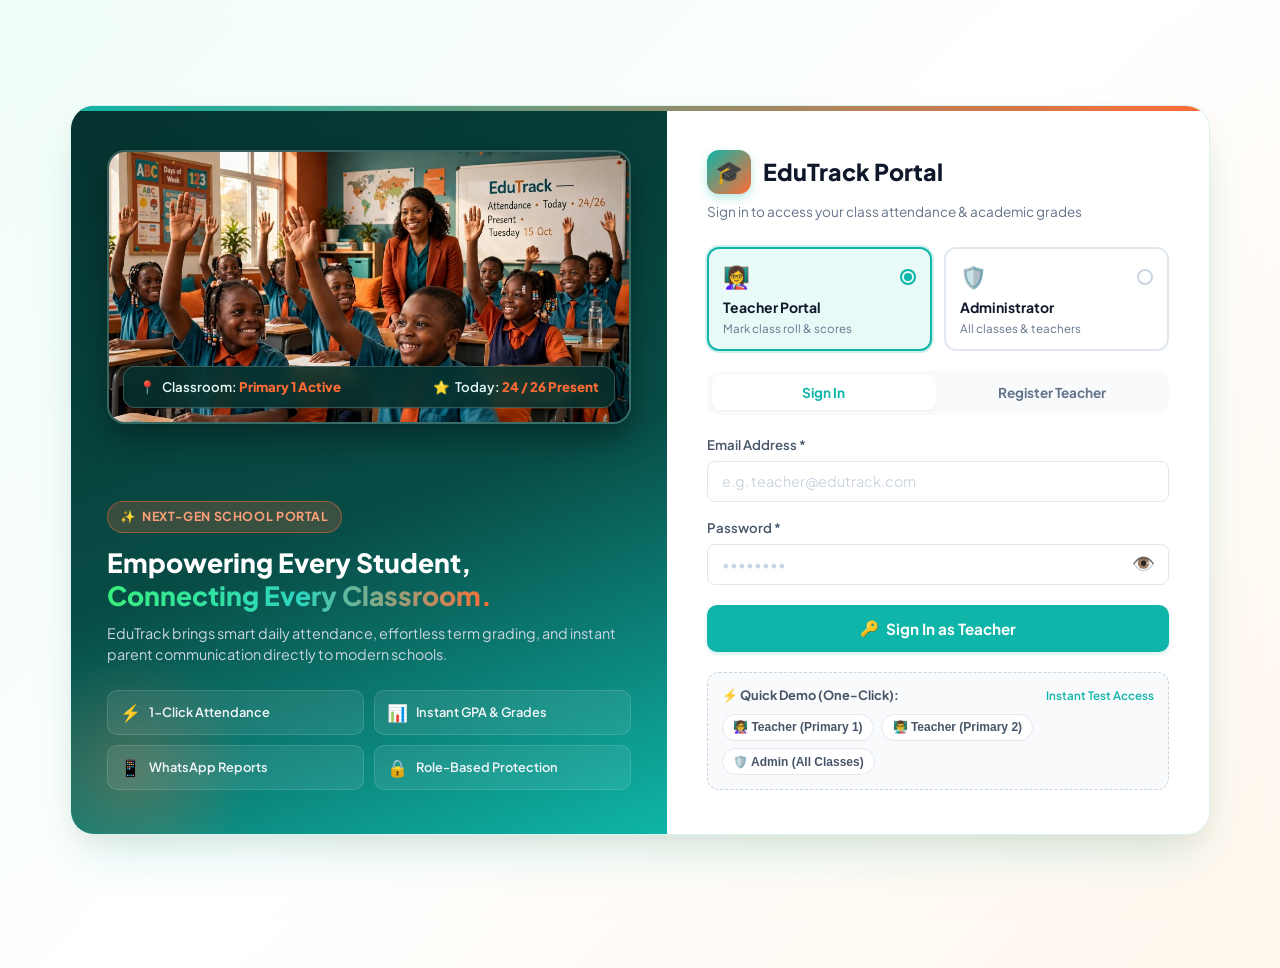
<file: docs/admin_dashboard.html>
<!DOCTYPE html>
<html lang="en">
<head>
  <meta charset="UTF-8">
  <meta name="viewport" content="width=device-width, initial-scale=1.0">
  <title>EduTrack - Administrator Dashboard</title>
  <link rel="icon" href="data:image/svg+xml,<svg xmlns='http://www.w3.org/2000/svg' viewBox='0 0 100 100'><text y='.9em' font-size='90'>🎓</text></svg>">
  <meta name="theme-color" content="#0FB5A8">
  <link rel="manifest" href="manifest.json">
  <link rel="preconnect" href="https://fonts.googleapis.com">
  <link rel="preconnect" href="https://fonts.gstatic.com" crossorigin>
  <link href="https://fonts.googleapis.com/css2?family=Plus+Jakarta+Sans:wght@400;500;600;700;800&family=Space+Grotesk:wght@600;700&display=swap" rel="stylesheet">
  <link rel="stylesheet" href="style.css">

  <style>
    :root {
      --primary: #0FB5A8;
      --primary-hover: #0d9b90;
      --primary-light: rgba(15, 181, 168, 0.12);
      --secondary: #FF6B35;
      --secondary-hover: #e85924;
      --secondary-light: rgba(255, 107, 53, 0.12);
      --dark: #0f172a;
      --gray-50: #f8fafc;
      --gray-100: #f1f5f9;
      --gray-200: #e2e8f0;
      --gray-300: #cbd5e1;
      --gray-400: #94a3b8;
      --gray-500: #64748b;
      --gray-600: #475569;
      --gray-700: #334155;
      --gray-800: #1e293b;
      --gray-900: #0f172a;
      --success: #10b981;
      --warning: #f59e0b;
      --danger: #ef4444;
      --white: #ffffff;
      --radius-sm: 6px;
      --radius-md: 10px;
      --radius-lg: 14px;
      --radius-full: 9999px;
      --shadow-sm: 0 1px 2px rgba(0,0,0,0.05);
      --shadow-md: 0 4px 6px -1px rgba(0,0,0,0.08), 0 2px 4px -2px rgba(0,0,0,0.05);
      --shadow-lg: 0 10px 15px -3px rgba(0,0,0,0.08), 0 4px 6px -4px rgba(0,0,0,0.05);
      --shadow-xl: 0 20px 25px -5px rgba(0,0,0,0.1), 0 8px 10px -6px rgba(0,0,0,0.06);
      --transition: all 0.2s cubic-bezier(0.4, 0, 0.2, 1);
    }

    body {
      font-family: 'Plus Jakarta Sans', system-ui, -apple-system, sans-serif;
      background: #f8fafc;
      color: var(--gray-800);
      margin: 0;
      padding: 0;
      min-height: 100vh;
    }

    .admin-container {
      max-width: 1280px;
      margin: 0 auto;
      padding: 1.5rem 1rem 3rem;
    }

    /* Admin Header Bar */
    .admin-header {
      background: var(--white);
      border-radius: var(--radius-lg);
      padding: 1.25rem 1.75rem;
      margin-bottom: 1.5rem;
      box-shadow: var(--shadow-md);
      display: flex;
      flex-wrap: wrap;
      justify-content: space-between;
      align-items: center;
      gap: 1.25rem;
      border: 1px solid var(--gray-200);
      position: relative;
      overflow: hidden;
    }

    .admin-header::before {
      content: '';
      position: absolute;
      top: 0;
      left: 0;
      right: 0;
      height: 4px;
      background: linear-gradient(90deg, var(--primary), var(--secondary));
    }

    .brand-section {
      display: flex;
      align-items: center;
      gap: 1rem;
    }

    .brand-logo-icon {
      width: 48px;
      height: 48px;
      border-radius: var(--radius-md);
      background: linear-gradient(135deg, var(--primary), var(--secondary));
      display: flex;
      align-items: center;
      justify-content: center;
      color: var(--white);
      font-size: 1.6rem;
      box-shadow: 0 4px 12px rgba(15, 181, 168, 0.35);
      flex-shrink: 0;
    }

    .brand-info h1 {
      margin: 0;
      font-size: 1.35rem;
      font-weight: 800;
      color: var(--gray-900);
      letter-spacing: -0.02em;
    }

    .brand-info .admin-tag {
      display: inline-flex;
      align-items: center;
      gap: 0.35rem;
      font-size: 0.775rem;
      font-weight: 700;
      color: var(--secondary);
      background: var(--secondary-light);
      padding: 0.2rem 0.65rem;
      border-radius: var(--radius-full);
      margin-top: 0.25rem;
      text-transform: uppercase;
      letter-spacing: 0.05em;
    }

    .admin-actions {
      display: flex;
      align-items: center;
      gap: 0.75rem;
      flex-wrap: wrap;
    }

    .admin-user-pill {
      display: flex;
      align-items: center;
      gap: 0.5rem;
      background: var(--gray-100);
      padding: 0.45rem 0.9rem;
      border-radius: var(--radius-full);
      font-size: 0.85rem;
      font-weight: 600;
      color: var(--gray-700);
      border: 1px solid var(--gray-300);
    }

    /* KPI Summary Cards */
    .kpi-grid {
      display: grid;
      grid-template-columns: repeat(auto-fit, minmax(240px, 1fr));
      gap: 1.25rem;
      margin-bottom: 1.75rem;
    }

    .kpi-card {
      background: var(--white);
      border-radius: var(--radius-lg);
      padding: 1.35rem 1.5rem;
      box-shadow: var(--shadow-sm);
      border: 1px solid var(--gray-200);
      display: flex;
      align-items: center;
      gap: 1.25rem;
      transition: var(--transition);
      position: relative;
      overflow: hidden;
    }

    .kpi-card:hover {
      transform: translateY(-2px);
      box-shadow: var(--shadow-md);
      border-color: var(--primary);
    }

    .kpi-icon {
      width: 54px;
      height: 54px;
      border-radius: var(--radius-md);
      display: flex;
      align-items: center;
      justify-content: center;
      font-size: 1.75rem;
      flex-shrink: 0;
    }

    .kpi-icon.teal {
      background: var(--primary-light);
      color: var(--primary);
    }

    .kpi-icon.orange {
      background: var(--secondary-light);
      color: var(--secondary);
    }

    .kpi-details .kpi-label {
      font-size: 0.8rem;
      font-weight: 700;
      text-transform: uppercase;
      letter-spacing: 0.05em;
      color: var(--gray-500);
      margin-bottom: 0.25rem;
    }

    .kpi-details .kpi-val {
      font-size: 1.75rem;
      font-weight: 800;
      color: var(--gray-900);
      line-height: 1.1;
    }

    .kpi-details .kpi-sub {
      font-size: 0.8rem;
      color: var(--gray-600);
      margin-top: 0.25rem;
    }

    /* Navigation Tabs */
    .admin-nav {
      display: flex;
      gap: 0.5rem;
      border-bottom: 2px solid var(--gray-200);
      margin-bottom: 1.5rem;
      overflow-x: auto;
      padding-bottom: 2px;
    }

    .admin-nav-btn {
      background: transparent;
      border: none;
      padding: 0.75rem 1.25rem;
      font-size: 0.95rem;
      font-weight: 700;
      color: var(--gray-600);
      cursor: pointer;
      display: flex;
      align-items: center;
      gap: 0.5rem;
      border-radius: var(--radius-md) var(--radius-md) 0 0;
      position: relative;
      transition: var(--transition);
      white-space: nowrap;
    }

    .admin-nav-btn:hover {
      color: var(--primary);
      background: var(--primary-light);
    }

    .admin-nav-btn.active {
      color: var(--primary);
      background: var(--white);
      border-bottom: 3px solid var(--primary);
    }

    .admin-nav-btn .badge-pill {
      background: var(--gray-200);
      color: var(--gray-700);
      font-size: 0.75rem;
      padding: 0.15rem 0.5rem;
      border-radius: var(--radius-full);
      font-weight: 800;
    }

    .admin-nav-btn.active .badge-pill {
      background: var(--primary);
      color: var(--white);
    }

    /* Tab Content Cards */
    .admin-tab-pane {
      display: none;
    }

    .admin-tab-pane.active {
      display: block;
      animation: fadeIn 0.2s ease-in-out;
    }

    @keyframes fadeIn {
      from { opacity: 0; transform: translateY(4px); }
      to { opacity: 1; transform: translateY(0); }
    }

    .content-card {
      background: var(--white);
      border-radius: var(--radius-lg);
      box-shadow: var(--shadow-sm);
      border: 1px solid var(--gray-200);
      margin-bottom: 1.75rem;
      overflow: hidden;
    }

    .card-topbar {
      padding: 1.25rem 1.5rem;
      border-bottom: 1px solid var(--gray-200);
      display: flex;
      flex-wrap: wrap;
      justify-content: space-between;
      align-items: center;
      gap: 1rem;
    }

    .card-topbar h2 {
      margin: 0;
      font-size: 1.15rem;
      font-weight: 800;
      color: var(--gray-900);
      display: flex;
      align-items: center;
      gap: 0.5rem;
    }

    .card-topbar p {
      margin: 0.2rem 0 0;
      font-size: 0.85rem;
      color: var(--gray-500);
    }

    /* Table Styles */
    .table-container {
      overflow-x: auto;
      width: 100%;
    }

    table {
      width: 100%;
      border-collapse: collapse;
      text-align: left;
      font-size: 0.9rem;
    }

    thead {
      background: var(--gray-50);
      border-bottom: 2px solid var(--gray-200);
    }

    th {
      padding: 12px 16px;
      font-size: 0.75rem;
      font-weight: 700;
      text-transform: uppercase;
      letter-spacing: 0.05em;
      color: var(--gray-600);
      white-space: nowrap;
    }

    td {
      padding: 13px 16px;
      border-bottom: 1px solid var(--gray-200);
      vertical-align: middle;
      color: var(--gray-800);
    }

    tbody tr:hover {
      background: #f8fafc;
    }

    /* Badges & Buttons */
    .badge {
      display: inline-flex;
      align-items: center;
      padding: 0.25rem 0.65rem;
      border-radius: var(--radius-full);
      font-size: 0.775rem;
      font-weight: 700;
      line-height: 1;
    }

    .badge-teal {
      background: var(--primary-light);
      color: var(--primary);
    }

    .badge-orange {
      background: var(--secondary-light);
      color: var(--secondary);
    }

    .badge-success {
      background: rgba(16, 185, 129, 0.12);
      color: #059669;
    }

    .badge-warning {
      background: rgba(245, 158, 11, 0.12);
      color: #d97706;
    }

    .badge-gray {
      background: var(--gray-200);
      color: var(--gray-700);
    }

    .btn {
      display: inline-flex;
      align-items: center;
      justify-content: center;
      gap: 0.45rem;
      font-family: inherit;
      font-size: 0.875rem;
      font-weight: 700;
      padding: 0.55rem 1.1rem;
      border-radius: var(--radius-md);
      border: 1px solid transparent;
      cursor: pointer;
      transition: var(--transition);
      text-decoration: none;
      line-height: 1.25;
      white-space: nowrap;
    }

    .btn-primary {
      background: var(--primary);
      color: var(--white);
    }
    .btn-primary:hover {
      background: var(--primary-hover);
      box-shadow: 0 4px 10px rgba(15, 181, 168, 0.3);
    }

    .btn-secondary {
      background: var(--white);
      color: var(--gray-700);
      border-color: var(--gray-300);
    }
    .btn-secondary:hover {
      background: var(--gray-100);
      border-color: var(--gray-400);
    }

    .btn-orange {
      background: var(--secondary);
      color: var(--white);
    }
    .btn-orange:hover {
      background: var(--secondary-hover);
      box-shadow: 0 4px 10px rgba(255, 107, 53, 0.3);
    }

    .btn-danger {
      background: #fee2e2;
      color: #dc2626;
      border-color: #fca5a5;
    }
    .btn-danger:hover {
      background: #fecaca;
      color: #b91c1c;
    }

    .btn-sm {
      padding: 0.35rem 0.75rem;
      font-size: 0.8rem;
    }

    .btn-group {
      display: inline-flex;
      gap: 0.4rem;
      align-items: center;
    }

    /* Class Cards Grid for Overview */
    .class-grid {
      display: grid;
      grid-template-columns: repeat(auto-fill, minmax(290px, 1fr));
      gap: 1.25rem;
      padding: 1.25rem;
    }

    .class-card {
      background: var(--white);
      border: 1px solid var(--gray-200);
      border-radius: var(--radius-md);
      padding: 1.25rem;
      transition: var(--transition);
      display: flex;
      flex-direction: column;
      justify-content: space-between;
      position: relative;
    }

    .class-card:hover {
      border-color: var(--primary);
      box-shadow: var(--shadow-md);
      transform: translateY(-2px);
    }

    .class-card-header {
      display: flex;
      justify-content: space-between;
      align-items: flex-start;
      margin-bottom: 0.75rem;
    }

    .class-name {
      font-size: 1.15rem;
      font-weight: 800;
      color: var(--gray-900);
    }

    .class-teacher-info {
      background: var(--gray-50);
      border-radius: var(--radius-sm);
      padding: 0.65rem 0.85rem;
      margin: 0.75rem 0;
      border: 1px solid var(--gray-200);
    }

    .teacher-title {
      font-size: 0.725rem;
      font-weight: 700;
      text-transform: uppercase;
      color: var(--gray-500);
      margin-bottom: 0.15rem;
    }

    .teacher-name-txt {
      font-size: 0.9rem;
      font-weight: 700;
      color: var(--gray-800);
    }

    .class-stats-row {
      display: flex;
      justify-content: space-between;
      align-items: center;
      margin-top: 0.75rem;
      padding-top: 0.75rem;
      border-top: 1px dashed var(--gray-200);
      font-size: 0.85rem;
    }

    /* Filter Bar */
    .filter-bar {
      padding: 1rem 1.5rem;
      background: var(--gray-50);
      border-bottom: 1px solid var(--gray-200);
      display: flex;
      flex-wrap: wrap;
      gap: 0.75rem;
      align-items: center;
      justify-content: space-between;
    }

    .filter-inputs {
      display: flex;
      gap: 0.75rem;
      flex-wrap: wrap;
      align-items: center;
      flex: 1;
    }

    .form-control {
      font-family: inherit;
      font-size: 0.875rem;
      padding: 0.55rem 0.85rem;
      border-radius: var(--radius-md);
      border: 1px solid var(--gray-300);
      background: var(--white);
      color: var(--gray-800);
      outline: none;
      transition: var(--transition);
      min-width: 200px;
    }

    .form-control:focus {
      border-color: var(--primary);
      box-shadow: 0 0 0 3px rgba(15, 181, 168, 0.2);
    }

    /* Report Card Preview in Tab 3 */
    .report-preview-box {
      background: var(--white);
      border: 2px solid var(--gray-300);
      border-radius: var(--radius-lg);
      padding: 2rem;
      margin: 1.5rem;
      box-shadow: var(--shadow-sm);
    }

    .report-school-header {
      text-align: center;
      border-bottom: 2px solid var(--primary);
      padding-bottom: 1.25rem;
      margin-bottom: 1.5rem;
    }

    .report-school-title {
      font-size: 1.6rem;
      font-weight: 900;
      color: var(--gray-900);
      letter-spacing: -0.02em;
    }

    .report-meta-grid {
      display: grid;
      grid-template-columns: repeat(auto-fit, minmax(200px, 1fr));
      gap: 1rem;
      background: var(--gray-50);
      padding: 1rem 1.25rem;
      border-radius: var(--radius-md);
      margin-bottom: 1.5rem;
      border: 1px solid var(--gray-200);
    }

    .meta-item .meta-label {
      font-size: 0.75rem;
      font-weight: 700;
      text-transform: uppercase;
      color: var(--gray-500);
    }

    .meta-item .meta-val {
      font-size: 0.95rem;
      font-weight: 700;
      color: var(--gray-900);
      margin-top: 0.15rem;
    }

    .report-summary-pills {
      display: grid;
      grid-template-columns: repeat(auto-fit, minmax(140px, 1fr));
      gap: 1rem;
      margin: 1.5rem 0;
    }

    .summary-pill {
      background: var(--white);
      border: 1px solid var(--gray-300);
      border-radius: var(--radius-md);
      padding: 1rem;
      text-align: center;
    }

    .summary-pill.highlight {
      background: linear-gradient(135deg, var(--primary-light), var(--secondary-light));
      border-color: var(--primary);
    }

    .summary-pill .val {
      font-size: 1.5rem;
      font-weight: 800;
      color: var(--gray-900);
    }

    .summary-pill .lbl {
      font-size: 0.75rem;
      font-weight: 700;
      text-transform: uppercase;
      color: var(--gray-600);
      margin-top: 0.25rem;
    }

    .comments-box {
      margin-top: 1.5rem;
      display: grid;
      grid-template-columns: 1fr 1fr;
      gap: 1.25rem;
    }

    @media (max-width: 768px) {
      .comments-box {
        grid-template-columns: 1fr;
      }
    }

    .comment-card {
      border: 1px solid var(--gray-200);
      border-radius: var(--radius-md);
      padding: 1rem;
      background: var(--gray-50);
    }

    .comment-card h4 {
      margin: 0 0 0.5rem;
      font-size: 0.85rem;
      font-weight: 700;
      color: var(--gray-700);
      text-transform: uppercase;
    }

    /* Modal Backdrop */
    .modal-backdrop {
      position: fixed;
      top: 0;
      left: 0;
      right: 0;
      bottom: 0;
      background: rgba(15, 23, 42, 0.6);
      backdrop-filter: blur(4px);
      display: flex;
      align-items: center;
      justify-content: center;
      z-index: 1000;
      padding: 1rem;
      opacity: 0;
      pointer-events: none;
      transition: opacity 0.2s ease;
    }

    .modal-backdrop.open {
      opacity: 1;
      pointer-events: auto;
    }

    .modal-dialog {
      background: var(--white);
      border-radius: var(--radius-lg);
      width: 100%;
      max-width: 520px;
      box-shadow: var(--shadow-xl);
      overflow: hidden;
      transform: translateY(20px);
      transition: transform 0.25s cubic-bezier(0.4, 0, 0.2, 1);
    }

    .modal-backdrop.open .modal-dialog {
      transform: translateY(0);
    }

    .modal-header {
      padding: 1.25rem 1.5rem;
      border-bottom: 1px solid var(--gray-200);
      display: flex;
      justify-content: space-between;
      align-items: center;
    }

    .modal-header h3 {
      margin: 0;
      font-size: 1.15rem;
      font-weight: 800;
      color: var(--gray-900);
    }

    .modal-close-btn {
      background: none;
      border: none;
      font-size: 1.25rem;
      color: var(--gray-500);
      cursor: pointer;
      padding: 0.25rem;
      line-height: 1;
    }

    .modal-body {
      padding: 1.5rem;
    }

    .modal-footer {
      padding: 1rem 1.5rem;
      background: var(--gray-50);
      border-top: 1px solid var(--gray-200);
      display: flex;
      justify-content: flex-end;
      gap: 0.75rem;
    }

    .form-group {
      margin-bottom: 1.1rem;
    }

    .form-group label {
      display: block;
      font-size: 0.825rem;
      font-weight: 700;
      color: var(--gray-700);
      margin-bottom: 0.35rem;
    }

    /* Print Styles */
    @media print {
      body { background: white !important; }
      .admin-header, .admin-nav, .kpi-grid, .card-topbar, .filter-bar, .report-action-buttons, .admin-actions {
        display: none !important;
      }
      .admin-container { padding: 0 !important; max-width: 100% !important; }
      .content-card { border: none !important; box-shadow: none !important; }
      .report-preview-box { border: 2px solid #000 !important; padding: 1.5cm !important; margin: 0 !important; }
    }
  </style>
</head>
<body>

  <div class="admin-container">

    <!-- Top Admin Header Bar -->
    <header class="admin-header">
      <div class="brand-section">
        <div class="brand-logo-icon">🎓</div>
        <div class="brand-info">
          <h1>EduTrack Administrator</h1>
          <span class="admin-tag">👑 System Control Center</span>
        </div>
      </div>

      <div class="admin-actions">
        <div class="admin-user-pill">
          <span>👤</span>
          <span id="adminGreetingName">Administrator</span>
          <span class="badge badge-teal" style="margin-left: 0.25rem;">All Classes</span>
        </div>

        <a href="index.html" class="btn btn-secondary btn-sm" title="Go to Teacher Class View">
          👩‍🏫 Teacher View
        </a>

        <button class="btn btn-orange btn-sm" onclick="handleAdminLogout()">
          🚪 Logout
        </button>
      </div>
    </header>

    <!-- KPI Summary Row -->
    <div class="kpi-grid">
      <div class="kpi-card">
        <div class="kpi-icon teal">👨‍🏫</div>
        <div class="kpi-details">
          <div class="kpi-label">Total Teachers</div>
          <div class="kpi-val" id="kpiTotalTeachers">--</div>
          <div class="kpi-sub" id="kpiTeachersSub">Loading assignments...</div>
        </div>
      </div>

      <div class="kpi-card">
        <div class="kpi-icon teal">🎓</div>
        <div class="kpi-details">
          <div class="kpi-label">Total Students</div>
          <div class="kpi-val" id="kpiTotalStudents">--</div>
          <div class="kpi-sub">All classes combined</div>
        </div>
      </div>

      <div class="kpi-card">
        <div class="kpi-icon orange">🏫</div>
        <div class="kpi-details">
          <div class="kpi-label">Active Classes</div>
          <div class="kpi-val" id="kpiTotalClasses">12</div>
          <div class="kpi-sub">Primary 1 to SSS 3</div>
        </div>
      </div>

      <div class="kpi-card">
        <div class="kpi-icon orange">📅</div>
        <div class="kpi-details">
          <div class="kpi-label">Today's Attendance</div>
          <div class="kpi-val" id="kpiAttendanceRate">--%</div>
          <div class="kpi-sub" id="kpiAttendanceCounts">0 Present across school</div>
        </div>
      </div>
    </div>

    <!-- Admin Navigation Tabs -->
    <nav class="admin-nav" role="tablist">
      <button class="admin-nav-btn active" id="tabBtnClasses" onclick="switchAdminTab('classes')">
        <span>🏫</span> All Classes Overview
        <span class="badge-pill" id="badgeClassesCount">12</span>
      </button>

      <button class="admin-nav-btn" id="tabBtnTeachers" onclick="switchAdminTab('teachers')">
        <span>👨‍🏫</span> Manage Teachers
        <span class="badge-pill" id="badgeTeachersCount">0</span>
      </button>

      <button class="admin-nav-btn" id="tabBtnReports" onclick="switchAdminTab('reports')">
        <span>📑</span> View All Reports
      </button>

      <button class="admin-nav-btn" id="tabBtnStudents" onclick="switchAdminTab('students')">
        <span>👥</span> All Students Directory
        <span class="badge-pill" id="badgeStudentsCount">0</span>
      </button>
    </nav>

    <!-- ======================================================== -->
    <!-- TAB 1: ALL CLASSES OVERVIEW                              -->
    <!-- ======================================================== -->
    <div class="admin-tab-pane active" id="tabPaneClasses">
      <div class="content-card">
        <div class="card-topbar">
          <div>
            <h2><span>🏫</span> All Classes Overview</h2>
            <p>Monitor assigned teachers, total enrolled students, and daily attendance performance per class.</p>
          </div>
          <button class="btn btn-secondary btn-sm" onclick="loadOverviewData(true)">
            🔄 Refresh Metrics
          </button>
        </div>

        <div class="class-grid" id="classesCardsGrid">
          <!-- Dynamically populated class cards -->
        </div>
      </div>
    </div>

    <!-- ======================================================== -->
    <!-- TAB 2: MANAGE TEACHERS                                   -->
    <!-- ======================================================== -->
    <div class="admin-tab-pane" id="tabPaneTeachers">
      <div class="content-card">
        <div class="card-topbar">
          <div>
            <h2><span>👨‍🏫</span> Manage School Teachers</h2>
            <p>Register new teachers, update login details, reassign teachers to different classes, or remove accounts.</p>
          </div>
          <button class="btn btn-primary" onclick="openAddTeacherModal()">
            ➕ Add New Teacher
          </button>
        </div>

        <div class="filter-bar">
          <div class="filter-inputs">
            <input type="text" id="teacherSearchInput" class="form-control" placeholder="Search teacher by name, email or class..." oninput="filterTeachersTable()">
            <select id="teacherClassFilterSelect" class="form-control" onchange="filterTeachersTable()">
              <option value="">All Assigned Classes</option>
            </select>
          </div>
          <span style="font-size: 0.85rem; color: var(--gray-600); font-weight: 600;" id="teacherListCountText">
            Showing all teachers
          </span>
        </div>

        <div class="table-container">
          <table id="teachersTable">
            <thead>
              <tr>
                <th style="width: 25%;">Teacher Name</th>
                <th style="width: 25%;">Email Address</th>
                <th style="width: 15%;">Role</th>
                <th style="width: 15%;">Assigned Class</th>
                <th style="width: 20%; text-align: right;">Actions</th>
              </tr>
            </thead>
            <tbody id="teachersTableBody">
              <!-- Rendered dynamically -->
            </tbody>
          </table>
        </div>
      </div>
    </div>

    <!-- ======================================================== -->
    <!-- TAB 3: VIEW ALL REPORTS                                  -->
    <!-- ======================================================== -->
    <div class="admin-tab-pane" id="tabPaneReports">
      <div class="content-card">
        <div class="card-topbar">
          <div>
            <h2><span>📑</span> View All Academic Reports</h2>
            <p>Access, inspect, print, and WhatsApp share official report cards for any student in any class.</p>
          </div>
        </div>

        <div class="filter-bar">
          <div class="filter-inputs">
            <div style="display: flex; flex-direction: column; gap: 0.25rem;">
              <label style="font-size: 0.75rem; font-weight: 700; color: var(--gray-600); text-transform: uppercase;">1. Filter Class</label>
              <select id="reportClassFilter" class="form-control" onchange="onReportClassFilterChange()">
                <option value="">-- All Classes --</option>
              </select>
            </div>

            <div style="display: flex; flex-direction: column; gap: 0.25rem;">
              <label style="font-size: 0.75rem; font-weight: 700; color: var(--gray-600); text-transform: uppercase;">2. Select Student *</label>
              <select id="reportStudentSelect" class="form-control" style="min-width: 260px;" onchange="onReportStudentSelectChange()">
                <option value="">-- Choose a student --</option>
              </select>
            </div>

            <div style="display: flex; flex-direction: column; gap: 0.25rem;">
              <label style="font-size: 0.75rem; font-weight: 700; color: var(--gray-600); text-transform: uppercase;">3. Session / Term</label>
              <select id="reportSessionSelect" class="form-control" onchange="onReportSessionChange()">
                <option value="First Term 2026/2027" selected>First Term 2026/2027</option>
                <option value="Second Term 2026/2027">Second Term 2026/2027</option>
                <option value="Third Term 2026/2027">Third Term 2026/2027</option>
              </select>
            </div>
          </div>
        </div>

        <!-- Report Card Preview Area -->
        <div id="reportCardViewContainer" style="display: none;">
          <div style="padding: 1rem 1.5rem 0; display: flex; justify-content: flex-end; gap: 0.75rem;" class="report-action-buttons">
            <button class="btn btn-primary btn-sm" onclick="window.print()">
              🖨️ Print Report Card
            </button>
            <button class="btn btn-orange btn-sm" id="adminWhatsappBtn" onclick="shareReportWhatsApp()">
              📱 Share on WhatsApp
            </button>
            <button class="btn btn-secondary btn-sm" onclick="downloadPdf()">
              📥 Download PDF
            </button>
          </div>

          <div class="report-preview-box" id="printableReportCard">
            <div class="report-school-header">
              <div style="font-size: 0.9rem; font-weight: 800; color: var(--primary); text-transform: uppercase; letter-spacing: 0.1em; margin-bottom: 0.25rem;">
                FEDERAL REPUBLIC OF NIGERIA • BASIC EDUCATION BOARD
              </div>
              <div class="report-school-title">EDUTRACK DEMONSTRATION ACADEMY</div>
              <div style="font-size: 0.85rem; color: var(--gray-600); margin-top: 0.25rem;">
                Official Student Academic Continuous Assessment & Attendance Report
              </div>
            </div>

            <div class="report-meta-grid">
              <div class="meta-item">
                <div class="meta-label">Student Name</div>
                <div class="meta-val" id="repStudentName">--</div>
              </div>
              <div class="meta-item">
                <div class="meta-label">Roll Number</div>
                <div class="meta-val" id="repRollNo">--</div>
              </div>
              <div class="meta-item">
                <div class="meta-label">Class</div>
                <div class="meta-val" id="repClass">--</div>
              </div>
              <div class="meta-item">
                <div class="meta-label">Gender</div>
                <div class="meta-val" id="repGender">--</div>
              </div>
              <div class="meta-item">
                <div class="meta-label">Session & Term</div>
                <div class="meta-val" id="repSessionTerm">First Term 2026/2027</div>
              </div>
              <div class="meta-item">
                <div class="meta-label">Parent / Guardian Contact</div>
                <div class="meta-val" id="repParentContact">--</div>
              </div>
            </div>

            <!-- Summary KPI Badges -->
            <div class="report-summary-pills">
              <div class="summary-pill highlight">
                <div class="val" id="repCumulativeAverage">0.0%</div>
                <div class="lbl">Cumulative Average</div>
              </div>
              <div class="summary-pill highlight">
                <div class="val" id="repOverallGrade">-</div>
                <div class="lbl">Overall Grade</div>
              </div>
              <div class="summary-pill">
                <div class="val" id="repTotalSubjects">0</div>
                <div class="lbl">Subjects Recorded</div>
              </div>
              <div class="summary-pill">
                <div class="val" id="repAttendanceRate">0.0%</div>
                <div class="lbl">Term Attendance</div>
              </div>
            </div>

            <!-- Subjects & Grades Table -->
            <div class="table-container" style="margin: 1.5rem 0;">
              <table style="border: 1px solid var(--gray-200);">
                <thead>
                  <tr>
                    <th style="width: 10%;">#</th>
                    <th style="width: 45%;">Subject</th>
                    <th style="width: 15%; text-align: center;">Score (/100)</th>
                    <th style="width: 15%; text-align: center;">Grade</th>
                    <th style="width: 15%; text-align: right;">Remarks</th>
                  </tr>
                </thead>
                <tbody id="repGradesTableBody">
                  <!-- Rendered dynamically -->
                </tbody>
              </table>
            </div>

            <!-- Remarks Sections -->
            <div class="comments-box">
              <div class="comment-card">
                <h4>Class Teacher's Remarks</h4>
                <div id="repTeacherCommentText" style="font-size: 0.9rem; color: var(--gray-800); line-height: 1.5; font-style: italic;">
                  "Shows keen enthusiasm and consistent performance. Keep up the commendable effort."
                </div>
              </div>

              <div class="comment-card">
                <h4>Principal's Observations & Seal</h4>
                <div id="repPrincipalCommentText" style="font-size: 0.9rem; color: var(--gray-800); line-height: 1.5; font-style: italic;">
                  "A very promising result. Approved for record advancement."
                </div>
              </div>
            </div>
          </div>
        </div>

        <!-- Prompt when no student is selected -->
        <div id="reportEmptyPrompt" style="padding: 3rem 1.5rem; text-align: center;">
          <div style="font-size: 2.75rem; margin-bottom: 0.75rem;">🔍</div>
          <h3 style="font-size: 1.15rem; font-weight: 800; color: var(--gray-800); margin: 0 0 0.25rem;">
            Select a Student to View Academic Report Card
          </h3>
          <p style="color: var(--gray-500); font-size: 0.875rem; max-width: 440px; margin: 0 auto;">
            Choose a class and student from the dropdown controls above to preview, print, or share their official academic report card.
          </p>
        </div>

      </div>
    </div>

    <!-- ======================================================== -->
    <!-- TAB 4: ALL STUDENTS DIRECTORY                            -->
    <!-- ======================================================== -->
    <div class="admin-tab-pane" id="tabPaneStudents">
      <div class="content-card">
        <div class="card-topbar">
          <div>
            <h2><span>👥</span> All Students Directory (School-wide)</h2>
            <p>Complete directory of all registered students across all classes with direct edit and report links.</p>
          </div>
          <a href="index.html#tab2" class="btn btn-primary btn-sm">
            ➕ Enroll New Student
          </a>
        </div>

        <div class="filter-bar">
          <div class="filter-inputs">
            <input type="text" id="studentSearchInput" class="form-control" placeholder="Search student by name or roll number..." oninput="filterStudentsTable()">
            <select id="studentClassFilterSelect" class="form-control" onchange="filterStudentsTable()">
              <option value="">All Classes</option>
            </select>
          </div>
          <span style="font-size: 0.85rem; color: var(--gray-600); font-weight: 600;" id="studentListCountText">
            Showing all students
          </span>
        </div>

        <div class="table-container">
          <table id="allStudentsTable">
            <thead>
              <tr>
                <th style="width: 12%;">Roll No</th>
                <th style="width: 28%;">Student Name</th>
                <th style="width: 15%;">Class</th>
                <th style="width: 12%;">Gender</th>
                <th style="width: 18%;">Parent Contact</th>
                <th style="width: 15%; text-align: right;">Actions</th>
              </tr>
            </thead>
            <tbody id="allStudentsTableBody">
              <!-- Rendered dynamically -->
            </tbody>
          </table>
        </div>
      </div>
    </div>

  </div>

  <!-- ======================================================== -->
  <!-- MODAL: ADD NEW TEACHER                                    -->
  <!-- ======================================================== -->
  <div class="modal-backdrop" id="addTeacherModal">
    <div class="modal-dialog">
      <div class="modal-header">
        <h3><span>➕</span> Add New Teacher</h3>
        <button class="modal-close-btn" onclick="closeModal('addTeacherModal')">✕</button>
      </div>
      <form onsubmit="handleCreateTeacher(event)">
        <div class="modal-body">
          <div class="form-group">
            <label for="newTeacherName">Full Name *</label>
            <input type="text" id="newTeacherName" class="form-control" placeholder="e.g. Mrs. Grace Okonkwo" required>
          </div>

          <div class="form-group">
            <label for="newTeacherEmail">Email Address *</label>
            <input type="email" id="newTeacherEmail" class="form-control" placeholder="e.g. grace.okonkwo@edutrack.com" required>
          </div>

          <div class="form-group">
            <label for="newTeacherPassword">Temporary Password *</label>
            <div style="position: relative;">
              <input type="password" id="newTeacherPassword" class="form-control" placeholder="Min. 6 characters" required minlength="6" style="padding-right: 2.5rem;">
              <button type="button" onclick="togglePasswordVisibility('newTeacherPassword', this)" style="position: absolute; right: 8px; top: 50%; transform: translateY(-50%); background: none; border: none; cursor: pointer; font-size: 1rem;">
                👁️
              </button>
            </div>
          </div>

          <div class="form-group">
            <label for="newTeacherClass">Assigned Class *</label>
            <select id="newTeacherClass" class="form-control" required onchange="handleNewTeacherClassChange(this.value)">
              <option value="Primary 1">Primary 1</option>
              <option value="Primary 2">Primary 2</option>
              <option value="Primary 3">Primary 3</option>
              <option value="Primary 4">Primary 4</option>
              <option value="Primary 5">Primary 5</option>
              <option value="Primary 6">Primary 6</option>
              <option value="JSS 1">JSS 1</option>
              <option value="JSS 2">JSS 2</option>
              <option value="JSS 3">JSS 3</option>
              <option value="SSS 1">SSS 1</option>
              <option value="SSS 2">SSS 2</option>
              <option value="SSS 3">SSS 3</option>
              <option value="custom">Other / Custom Class...</option>
            </select>
            <input type="text" id="newTeacherCustomClass" class="form-control" placeholder="Enter custom class name" style="display: none; margin-top: 0.5rem;">
          </div>
        </div>
        <div class="modal-footer">
          <button type="button" class="btn btn-secondary" onclick="closeModal('addTeacherModal')">Cancel</button>
          <button type="submit" class="btn btn-primary" id="saveTeacherSubmitBtn">Create Teacher Account</button>
        </div>
      </form>
    </div>
  </div>

  <!-- ======================================================== -->
  <!-- MODAL: REASSIGN TEACHER CLASS                            -->
  <!-- ======================================================== -->
  <div class="modal-backdrop" id="reassignTeacherModal">
    <div class="modal-dialog">
      <div class="modal-header">
        <h3><span>🔄</span> Reassign Teacher Class</h3>
        <button class="modal-close-btn" onclick="closeModal('reassignTeacherModal')">✕</button>
      </div>
      <form onsubmit="handleReassignTeacherSubmit(event)">
        <input type="hidden" id="reassignTeacherId">
        <div class="modal-body">
          <div style="background: var(--gray-50); padding: 0.85rem 1rem; border-radius: var(--radius-md); border: 1px solid var(--gray-200); margin-bottom: 1.25rem;">
            <div style="font-size: 0.775rem; font-weight: 700; color: var(--gray-500); text-transform: uppercase;">Teacher</div>
            <div style="font-size: 1.05rem; font-weight: 800; color: var(--gray-900);" id="reassignTeacherNameDisplay">--</div>
            <div style="font-size: 0.8rem; color: var(--gray-600);" id="reassignTeacherEmailDisplay">--</div>
          </div>

          <div class="form-group">
            <label for="reassignClassSelect">New Assigned Class *</label>
            <select id="reassignClassSelect" class="form-control" required onchange="handleReassignCustomChange(this.value)">
              <option value="Primary 1">Primary 1</option>
              <option value="Primary 2">Primary 2</option>
              <option value="Primary 3">Primary 3</option>
              <option value="Primary 4">Primary 4</option>
              <option value="Primary 5">Primary 5</option>
              <option value="Primary 6">Primary 6</option>
              <option value="JSS 1">JSS 1</option>
              <option value="JSS 2">JSS 2</option>
              <option value="JSS 3">JSS 3</option>
              <option value="SSS 1">SSS 1</option>
              <option value="SSS 2">SSS 2</option>
              <option value="SSS 3">SSS 3</option>
              <option value="custom">Other / Custom Class...</option>
            </select>
            <input type="text" id="reassignCustomClassInput" class="form-control" placeholder="Enter custom class name" style="display: none; margin-top: 0.5rem;">
          </div>
        </div>
        <div class="modal-footer">
          <button type="button" class="btn btn-secondary" onclick="closeModal('reassignTeacherModal')">Cancel</button>
          <button type="submit" class="btn btn-orange" id="saveReassignBtn">Save Reassignment</button>
        </div>
      </form>
    </div>
  </div>

  <script>
    // ========================================================
    // GLOBAL CONFIG & SECURITY AUTHENTICATION CHECK
    // ========================================================
    const LOCAL_API_URL = 'http://127.0.0.1:5000';
    const RENDER_API_URL = 'https://edutrack-g2ej.onrender.com';
    let API_BASE_URL = (window.location.hostname === 'localhost' || window.location.hostname === '127.0.0.1' || window.location.hostname === '')
      ? LOCAL_API_URL
      : RENDER_API_URL;

    const state = {
      token: localStorage.getItem('edutrack_token'),
      user: null,
      teachers: [],
      students: [],
      classesOverview: [],
      currentReportStudent: null,
      currentReportGrades: []
    };

    // Authenticated API request helper with automatic Render fallback
    async function authFetch(url, options = {}) {
      options.headers = options.headers || {};
      if (state.token) {
        options.headers['Authorization'] = `Bearer ${state.token}`;
      }
      try {
        const res = await fetch(url, options);
        if (res.status === 401) {
          handleAdminLogout();
          throw new Error('Unauthorized');
        }
        return res;
      } catch (err) {
        if (API_BASE_URL === LOCAL_API_URL && url.startsWith(LOCAL_API_URL)) {
          const fallback = url.replace(LOCAL_API_URL, RENDER_API_URL);
          API_BASE_URL = RENDER_API_URL;
          return authFetch(fallback, options);
        }
        throw err;
      }
    }

    // Role Guard: Verify Admin Role
    async function verifyAdminAuth() {
      if (!state.token) {
        window.location.href = 'login.html';
        return;
      }

      try {
        const res = await authFetch(`${API_BASE_URL}/api/auth/me`);
        if (!res.ok) throw new Error('Session invalid');
        const data = await res.json();
        state.user = data.user;

        // Teacher CANNOT access Admin Dashboard
        if (state.user.role !== 'admin') {
          alert('Access Denied: The Administrator Dashboard is restricted to administrative staff.');
          window.location.href = 'index.html';
          return;
        }

        // Display Admin Name
        document.getElementById('adminGreetingName').textContent = state.user.name || 'Administrator';

        // Load all data
        await Promise.all([
          loadOverviewData(),
          loadTeachersData(),
          loadStudentsData()
        ]);

      } catch (err) {
        console.error('Auth verification error:', err);
        handleAdminLogout();
      }
    }

    function handleAdminLogout() {
      localStorage.removeItem('edutrack_token');
      window.location.href = 'login.html';
    }

    // ========================================================
    // TAB NAVIGATION
    // ========================================================
    function switchAdminTab(tabName) {
      const tabs = ['classes', 'teachers', 'reports', 'students'];
      tabs.forEach(t => {
        const btn = document.getElementById(`tabBtn${t.charAt(0).toUpperCase() + t.slice(1)}`);
        const pane = document.getElementById(`tabPane${t.charAt(0).toUpperCase() + t.slice(1)}`);
        if (btn) btn.classList.toggle('active', t === tabName);
        if (pane) pane.classList.toggle('active', t === tabName);
      });
    }

    // ========================================================
    // LOAD ADMIN OVERVIEW DATA
    // ========================================================
    async function loadOverviewData(showNotice = false) {
      try {
        const todayStr = new Date().toISOString().split('T')[0];
        const res = await authFetch(`${API_BASE_URL}/api/admin/overview?date=${todayStr}`);
        if (!res.ok) throw new Error('Failed to load overview data');
        const data = await res.json();

        state.classesOverview = data.classes || [];
        renderOverviewCards(data);

        if (showNotice) {
          alert('Overview metrics refreshed successfully.');
        }
      } catch (err) {
        console.error('Error in loadOverviewData:', err);
      }
    }

    function renderOverviewCards(data) {
      // 1. KPI Cards
      document.getElementById('kpiTotalTeachers').textContent = data.total_teachers || 0;
      document.getElementById('kpiTotalStudents').textContent = data.total_students || 0;
      document.getElementById('kpiTotalClasses').textContent = (data.classes || []).length;
      document.getElementById('badgeClassesCount').textContent = (data.classes || []).length;

      // Calculate total present today
      let totalPresent = 0;
      let totalEnrolled = data.total_students || 0;
      (data.classes || []).forEach(c => {
        totalPresent += (c.present_today || 0);
      });

      const schoolRate = totalEnrolled > 0 ? ((totalPresent / totalEnrolled) * 100).toFixed(1) : '0.0';
      document.getElementById('kpiAttendanceRate').textContent = `${schoolRate}%`;
      document.getElementById('kpiAttendanceCounts').textContent = `${totalPresent} present of ${totalEnrolled} students`;
      document.getElementById('kpiTeachersSub').textContent = `${data.total_teachers || 0} active teacher accounts`;

      // 2. Class Cards Grid
      const grid = document.getElementById('classesCardsGrid');
      grid.innerHTML = (data.classes || []).map(cls => {
        const isAssigned = cls.teacher_name && cls.teacher_name !== 'Unassigned';
        const rate = cls.attendance_rate || 0;
        const rateBadgeClass = rate >= 75 ? 'badge-success' : (rate >= 50 ? 'badge-warning' : 'badge-gray');

        return `
          <div class="class-card">
            <div>
              <div class="class-card-header">
                <span class="class-name">${escapeHtml(cls.class_name)}</span>
                <span class="badge ${isAssigned ? 'badge-teal' : 'badge-orange'}">
                  ${isAssigned ? 'Assigned' : 'Vacant'}
                </span>
              </div>

              <div class="class-teacher-info">
                <div class="teacher-title">Class Teacher</div>
                <div class="teacher-name-txt" style="${isAssigned ? '' : 'color: var(--secondary);'}">
                  ${isAssigned ? escapeHtml(cls.teacher_name) : '⚠️ Unassigned Teacher'}
                </div>
                ${cls.teacher_email ? `<small style="color: var(--gray-500); font-size: 0.75rem;">${escapeHtml(cls.teacher_email)}</small>` : ''}
              </div>

              <div style="font-size: 0.85rem; color: var(--gray-700); margin-top: 0.5rem; display: flex; justify-content: space-between;">
                <span>Enrolled Students:</span>
                <strong style="color: var(--gray-900);">${cls.student_count || 0}</strong>
              </div>

              <div style="font-size: 0.85rem; color: var(--gray-700); margin-top: 0.35rem; display: flex; justify-content: space-between; align-items: center;">
                <span>Today's Attendance:</span>
                <span class="badge ${rateBadgeClass}">${rate}% (${cls.present_today || 0}/${cls.student_count || 0})</span>
              </div>
            </div>

            <div class="class-stats-row">
              <button class="btn btn-secondary btn-sm" onclick="filterToClassStudents('${escapeHtml(cls.class_name)}')">
                👥 View Students
              </button>
              <button class="btn btn-primary btn-sm" onclick="filterToClassReports('${escapeHtml(cls.class_name)}')">
                📑 Reports →
              </button>
            </div>
          </div>
        `;
      }).join('');
    }

    // ========================================================
    // LOAD TEACHERS DATA & MANAGEMENT
    // ========================================================
    async function loadTeachersData() {
      try {
        const res = await authFetch(`${API_BASE_URL}/api/teachers`);
        if (!res.ok) throw new Error('Failed to load teachers');
        state.teachers = await res.json();

        document.getElementById('badgeTeachersCount').textContent = state.teachers.length;
        populateTeacherClassFilter();
        renderTeachersTable(state.teachers);
      } catch (err) {
        console.error('Error in loadTeachersData:', err);
      }
    }

    function populateTeacherClassFilter() {
      const select = document.getElementById('teacherClassFilterSelect');
      const current = select.value;
      const classes = Array.from(new Set(state.teachers.map(t => t.assigned_class).filter(Boolean))).sort();

      select.innerHTML = '<option value="">All Assigned Classes</option>' +
        classes.map(c => `<option value="${escapeHtml(c)}">${escapeHtml(c)}</option>`).join('');
      select.value = current;
    }

    function renderTeachersTable(teachers) {
      const tbody = document.getElementById('teachersTableBody');
      document.getElementById('teacherListCountText').textContent = `Showing ${teachers.length} teacher(s)`;

      if (teachers.length === 0) {
        tbody.innerHTML = `<tr><td colspan="5" style="text-align: center; color: var(--gray-500); padding: 2rem;">No teachers found.</td></tr>`;
        return;
      }

      tbody.innerHTML = teachers.map(t => {
        const isCurrentAdmin = state.user && state.user.id === t.id;
        const roleBadge = t.role === 'admin' ? '<span class="badge badge-orange">Administrator</span>' : '<span class="badge badge-teal">Teacher</span>';

        return `
          <tr>
            <td>
              <strong style="color: var(--gray-900);">${escapeHtml(t.name)}</strong>
              ${isCurrentAdmin ? '<span style="font-size: 0.75rem; color: var(--primary); font-weight: 700; margin-left: 0.25rem;">(You)</span>' : ''}
            </td>
            <td>${escapeHtml(t.email)}</td>
            <td>${roleBadge}</td>
            <td>
              <span class="badge badge-teal" style="font-size: 0.8rem;">${escapeHtml(t.assigned_class || 'Primary 1')}</span>
            </td>
            <td style="text-align: right;">
              <div class="btn-group">
                <button class="btn btn-secondary btn-sm" onclick="openReassignModal(${t.id}, '${escapeHtml(t.name)}', '${escapeHtml(t.email)}', '${escapeHtml(t.assigned_class || 'Primary 1')}')" title="Reassign Teacher to Another Class">
                  🔄 Reassign
                </button>
                ${!isCurrentAdmin ? `
                  <button class="btn btn-danger btn-sm" onclick="handleDeleteTeacher(${t.id}, '${escapeHtml(t.name)}')" title="Remove Teacher Account">
                    🗑️ Remove
                  </button>
                ` : ''}
              </div>
            </td>
          </tr>
        `;
      }).join('');
    }

    function filterTeachersTable() {
      const term = (document.getElementById('teacherSearchInput').value || '').trim().toLowerCase();
      const cls = (document.getElementById('teacherClassFilterSelect').value || '').trim().toLowerCase();

      const filtered = state.teachers.filter(t => {
        const matchesTerm = !term || (t.name || '').toLowerCase().includes(term) || (t.email || '').toLowerCase().includes(term);
        const matchesCls = !cls || (t.assigned_class || '').toLowerCase() === cls;
        return matchesTerm && matchesCls;
      });

      renderTeachersTable(filtered);
    }

    // Modal helpers
    function openModal(id) {
      document.getElementById(id).classList.add('open');
    }
    function closeModal(id) {
      document.getElementById(id).classList.remove('open');
    }

    function openAddTeacherModal() {
      document.getElementById('newTeacherName').value = '';
      document.getElementById('newTeacherEmail').value = '';
      document.getElementById('newTeacherPassword').value = '';
      document.getElementById('newTeacherClass').value = 'Primary 1';
      document.getElementById('newTeacherCustomClass').style.display = 'none';
      openModal('addTeacherModal');
    }

    function handleNewTeacherClassChange(val) {
      const custom = document.getElementById('newTeacherCustomClass');
      custom.style.display = (val === 'custom') ? 'block' : 'none';
      if (val === 'custom') custom.focus();
    }

    async function handleCreateTeacher(event) {
      event.preventDefault();
      const submitBtn = document.getElementById('saveTeacherSubmitBtn');
      const name = document.getElementById('newTeacherName').value.trim();
      const email = document.getElementById('newTeacherEmail').value.trim();
      const password = document.getElementById('newTeacherPassword').value.trim();
      const classSelect = document.getElementById('newTeacherClass').value;
      const assigned_class = (classSelect === 'custom')
        ? document.getElementById('newTeacherCustomClass').value.trim()
        : classSelect;

      if (!name || !email || !password || !assigned_class) {
        alert('Please fill out all fields.');
        return;
      }

      try {
        submitBtn.disabled = true;
        submitBtn.textContent = 'Saving...';

        const res = await authFetch(`${API_BASE_URL}/api/teachers`, {
          method: 'POST',
          headers: { 'Content-Type': 'application/json' },
          body: JSON.stringify({ name, email, password, assigned_class, role: 'teacher' })
        });

        const data = await res.json();
        if (!res.ok) throw new Error(data.error || 'Failed to add teacher');

        alert(`Teacher '${name}' added successfully and assigned to ${assigned_class}!`);
        closeModal('addTeacherModal');

        // Reload data
        await Promise.all([loadTeachersData(), loadOverviewData()]);

      } catch (err) {
        alert('Error adding teacher: ' + err.message);
      } finally {
        submitBtn.disabled = false;
        submitBtn.textContent = 'Create Teacher Account';
      }
    }

    function openReassignModal(id, name, email, currentClass) {
      document.getElementById('reassignTeacherId').value = id;
      document.getElementById('reassignTeacherNameDisplay').textContent = name;
      document.getElementById('reassignTeacherEmailDisplay').textContent = email;

      const select = document.getElementById('reassignClassSelect');
      const custom = document.getElementById('reassignCustomClassInput');

      let found = false;
      for (let i = 0; i < select.options.length; i++) {
        if (select.options[i].value.toLowerCase() === (currentClass || '').toLowerCase()) {
          select.selectedIndex = i;
          found = true;
          break;
        }
      }

      if (!found && currentClass) {
        select.value = 'custom';
        custom.style.display = 'block';
        custom.value = currentClass;
      } else {
        custom.style.display = 'none';
        custom.value = '';
      }

      openModal('reassignTeacherModal');
    }

    function handleReassignCustomChange(val) {
      const custom = document.getElementById('reassignCustomClassInput');
      custom.style.display = (val === 'custom') ? 'block' : 'none';
      if (val === 'custom') custom.focus();
    }

    async function handleReassignTeacherSubmit(event) {
      event.preventDefault();
      const id = document.getElementById('reassignTeacherId').value;
      const classSelect = document.getElementById('reassignClassSelect').value;
      const assigned_class = (classSelect === 'custom')
        ? document.getElementById('reassignCustomClassInput').value.trim()
        : classSelect;

      if (!assigned_class) {
        alert('Please specify the new class assignment.');
        return;
      }

      const btn = document.getElementById('saveReassignBtn');
      try {
        btn.disabled = true;
        btn.textContent = 'Updating...';

        const res = await authFetch(`${API_BASE_URL}/api/teachers/${id}`, {
          method: 'PUT',
          headers: { 'Content-Type': 'application/json' },
          body: JSON.stringify({ assigned_class })
        });

        const data = await res.json();
        if (!res.ok) throw new Error(data.error || 'Failed to reassign teacher');

        alert(`Class reassigned successfully to ${assigned_class}!`);
        closeModal('reassignTeacherModal');

        // Reload data
        await Promise.all([loadTeachersData(), loadOverviewData()]);

      } catch (err) {
        alert('Error reassigning class: ' + err.message);
      } finally {
        btn.disabled = false;
        btn.textContent = 'Save Reassignment';
      }
    }

    async function handleDeleteTeacher(id, name) {
      if (!confirm(`Are you sure you want to permanently remove teacher '${name}'? This action cannot be undone.`)) {
        return;
      }

      try {
        const res = await authFetch(`${API_BASE_URL}/api/teachers/${id}`, {
          method: 'DELETE'
        });
        const data = await res.json();
        if (!res.ok) throw new Error(data.error || 'Failed to remove teacher');

        alert(`Teacher '${name}' has been removed successfully.`);
        await Promise.all([loadTeachersData(), loadOverviewData()]);
      } catch (err) {
        alert('Error removing teacher: ' + err.message);
      }
    }

    // ========================================================
    // LOAD STUDENTS DATA & DIRECTORY
    // ========================================================
    async function loadStudentsData() {
      try {
        const res = await authFetch(`${API_BASE_URL}/api/students`);
        if (!res.ok) throw new Error('Failed to load students');
        state.students = await res.json();

        document.getElementById('badgeStudentsCount').textContent = state.students.length;
        populateStudentClassDropdowns();
        renderStudentsTable(state.students);
      } catch (err) {
        console.error('Error in loadStudentsData:', err);
      }
    }

    function populateStudentClassDropdowns() {
      const classes = Array.from(new Set(state.students.map(s => s.student_class).filter(Boolean))).sort();

      // Student directory filter
      const dirFilter = document.getElementById('studentClassFilterSelect');
      dirFilter.innerHTML = '<option value="">All Classes</option>' +
        classes.map(c => `<option value="${escapeHtml(c)}">${escapeHtml(c)}</option>`).join('');

      // Report class filter
      const repFilter = document.getElementById('reportClassFilter');
      repFilter.innerHTML = '<option value="">-- All Classes --</option>' +
        classes.map(c => `<option value="${escapeHtml(c)}">${escapeHtml(c)}</option>`).join('');

      populateReportStudentSelect();
    }

    function renderStudentsTable(students) {
      const tbody = document.getElementById('allStudentsTableBody');
      document.getElementById('studentListCountText').textContent = `Showing ${students.length} student(s)`;

      if (students.length === 0) {
        tbody.innerHTML = `<tr><td colspan="6" style="text-align: center; color: var(--gray-500); padding: 2rem;">No students found.</td></tr>`;
        return;
      }

      tbody.innerHTML = students.map(s => {
        return `
          <tr>
            <td><strong style="color: var(--primary);">${escapeHtml(s.roll_no)}</strong></td>
            <td><strong>${escapeHtml(s.student_name)}</strong></td>
            <td><span class="badge badge-teal">${escapeHtml(s.student_class || 'Primary 1')}</span></td>
            <td>${escapeHtml(s.gender || 'Unspecified')}</td>
            <td>${escapeHtml(s.parent_contact || 'N/A')}</td>
            <td style="text-align: right;">
              <button class="btn btn-primary btn-sm" onclick="viewStudentReportDirectly('${escapeHtml(s.roll_no)}', '${escapeHtml(s.student_class)}')">
                📑 Report Card
              </button>
            </td>
          </tr>
        `;
      }).join('');
    }

    function filterStudentsTable() {
      const term = (document.getElementById('studentSearchInput').value || '').trim().toLowerCase();
      const cls = (document.getElementById('studentClassFilterSelect').value || '').trim().toLowerCase();

      const filtered = state.students.filter(s => {
        const matchesTerm = !term || (s.student_name || '').toLowerCase().includes(term) || (s.roll_no || '').toLowerCase().includes(term);
        const matchesCls = !cls || (s.student_class || '').toLowerCase() === cls;
        return matchesTerm && matchesCls;
      });

      renderStudentsTable(filtered);
    }

    function filterToClassStudents(className) {
      switchAdminTab('students');
      document.getElementById('studentClassFilterSelect').value = className;
      filterStudentsTable();
    }

    function filterToClassReports(className) {
      switchAdminTab('reports');
      document.getElementById('reportClassFilter').value = className;
      onReportClassFilterChange();
    }

    // ========================================================
    // TAB 3: REPORT CARD LOGIC
    // ========================================================
    function populateReportStudentSelect() {
      const select = document.getElementById('reportStudentSelect');
      const selectedClass = document.getElementById('reportClassFilter').value;

      const filtered = selectedClass
        ? state.students.filter(s => (s.student_class || '').toLowerCase() === selectedClass.toLowerCase())
        : state.students;

      select.innerHTML = '<option value="">-- Choose a student --</option>' +
        filtered.map(s => `<option value="${escapeHtml(s.roll_no)}">${escapeHtml(s.roll_no)} - ${escapeHtml(s.student_name)} (${escapeHtml(s.student_class)})</option>`).join('');
    }

    function onReportClassFilterChange() {
      populateReportStudentSelect();
      document.getElementById('reportCardViewContainer').style.display = 'none';
      document.getElementById('reportEmptyPrompt').style.display = 'block';
    }

    async function onReportStudentSelectChange() {
      const rollNo = document.getElementById('reportStudentSelect').value;
      if (!rollNo) {
        document.getElementById('reportCardViewContainer').style.display = 'none';
        document.getElementById('reportEmptyPrompt').style.display = 'block';
        return;
      }
      await loadStudentReportCard(rollNo);
    }

    function onReportSessionChange() {
      const session = document.getElementById('reportSessionSelect').value;
      document.getElementById('repSessionTerm').textContent = session;
    }

    async function viewStudentReportDirectly(rollNo, studentClass) {
      switchAdminTab('reports');
      document.getElementById('reportClassFilter').value = studentClass;
      populateReportStudentSelect();
      document.getElementById('reportStudentSelect').value = rollNo;
      await loadStudentReportCard(rollNo);
    }

    async function loadStudentReportCard(rollNo) {
      const student = state.students.find(s => s.roll_no === rollNo);
      if (!student) return;

      state.currentReportStudent = student;

      // Populate Meta
      document.getElementById('repStudentName').textContent = student.student_name;
      document.getElementById('repRollNo').textContent = student.roll_no;
      document.getElementById('repClass').textContent = student.student_class || 'Primary 1';
      document.getElementById('repGender').textContent = student.gender || 'Unspecified';
      document.getElementById('repParentContact').textContent = student.parent_contact || 'N/A';
      document.getElementById('repSessionTerm').textContent = document.getElementById('reportSessionSelect').value;

      try {
        // Fetch grades for this student
        const res = await authFetch(`${API_BASE_URL}/api/grades/${encodeURIComponent(rollNo)}`);
        const grades = res.ok ? await res.json() : [];
        state.currentReportGrades = grades;

        renderReportGrades(grades);

        // Fetch attendance stats for this student
        const attRes = await authFetch(`${API_BASE_URL}/api/students/${encodeURIComponent(rollNo)}/attendance`);
        if (attRes.ok) {
          const attData = await attRes.json();
          const rate = attData.attendance_percentage || attData.percentage || 0;
          document.getElementById('repAttendanceRate').textContent = `${Number(rate).toFixed(1)}%`;
        } else {
          document.getElementById('repAttendanceRate').textContent = '100.0%';
        }

        document.getElementById('reportEmptyPrompt').style.display = 'none';
        document.getElementById('reportCardViewContainer').style.display = 'block';

      } catch (err) {
        console.error('Error fetching report details:', err);
      }
    }

    function renderReportGrades(grades) {
      const tbody = document.getElementById('repGradesTableBody');
      document.getElementById('repTotalSubjects').textContent = grades.length;

      if (grades.length === 0) {
        tbody.innerHTML = `<tr><td colspan="5" style="text-align: center; color: var(--gray-500); padding: 1.5rem;">No academic grades recorded for this student yet.</td></tr>`;
        document.getElementById('repCumulativeAverage').textContent = '0.0%';
        document.getElementById('repOverallGrade').textContent = '-';
        return;
      }

      let totalScore = 0;
      tbody.innerHTML = grades.map((g, idx) => {
        const score = Number(g.score || 0);
        totalScore += score;
        return `
          <tr>
            <td>${idx + 1}</td>
            <td><strong>${escapeHtml(g.subject)}</strong></td>
            <td style="text-align: center; font-weight: 700;">${score.toFixed(1)}</td>
            <td style="text-align: center;"><span class="badge badge-teal">${escapeHtml(g.grade || 'A')}</span></td>
            <td style="text-align: right; color: var(--gray-600);">${escapeHtml(g.remarks || 'Commendable')}</td>
          </tr>
        `;
      }).join('');

      const avg = totalScore / grades.length;
      document.getElementById('repCumulativeAverage').textContent = `${avg.toFixed(1)}%`;
      document.getElementById('repOverallGrade').textContent = computeGradeLetter(avg);
    }

    function computeGradeLetter(score) {
      if (score >= 70) return 'A (Distinction)';
      if (score >= 60) return 'B (Very Good)';
      if (score >= 50) return 'C (Credit)';
      if (score >= 45) return 'D (Pass)';
      if (score >= 40) return 'E (Fair)';
      return 'F (Fail)';
    }

    // ========================================================
    // WHATSAPP REPORT SHARE
    // ========================================================
    function shareReportWhatsApp() {
      const student = state.currentReportStudent;
      if (!student) {
        alert('Please select a student report first.');
        return;
      }

      let phone = (student.parent_contact || '').trim();
      if (!phone || phone === 'N/A') {
        alert('Add a valid Parent Contact Number in student profile to share via WhatsApp.');
        return;
      }

      // Clean phone number: remove non-digits
      phone = phone.replace(/[^0-9]/g, '');
      if (phone.startsWith('0')) {
        phone = '234' + phone.substring(1);
      } else if (!phone.startsWith('234') && phone.length === 10) {
        phone = '234' + phone;
      }

      const session = document.getElementById('repSessionTerm').textContent;
      const attRate = document.getElementById('repAttendanceRate').textContent;
      const avg = document.getElementById('repCumulativeAverage').textContent;
      const grade = document.getElementById('repOverallGrade').textContent;
      const comment = "Shows keen enthusiasm and consistent performance. Keep up the commendable effort.";

      const msg = `Hello, this is EduTrack Demonstration Academy. Here is ${student.student_name} - ${student.student_class} Report Card for ${session}. Attendance: ${attRate}, Average: ${avg}, Overall Grade: ${grade}. Teacher Comment: ${comment}. To view full report, please contact school or check printed copy. Thank you - EduTrack Academy`;

      const url = `https://wa.me/${phone}?text=${encodeURIComponent(msg)}`;
      window.open(url, '_blank');
    }

    function downloadPdf() {
      window.print();
    }

    function togglePasswordVisibility(inputId, btn) {
      const input = document.getElementById(inputId);
      if (input.type === 'password') {
        input.type = 'text';
        btn.textContent = '🙈';
      } else {
        input.type = 'password';
        btn.textContent = '👁️';
      }
    }

    function escapeHtml(str) {
      if (!str) return '';
      return String(str)
        .replace(/&/g, '&amp;')
        .replace(/</g, '&lt;')
        .replace(/>/g, '&gt;')
        .replace(/"/g, '&quot;')
        .replace(/'/g, '&#039;');
    }

    // Initialize on page load
    window.addEventListener('DOMContentLoaded', verifyAdminAuth);
  </script>
</body>
</html>
</file>
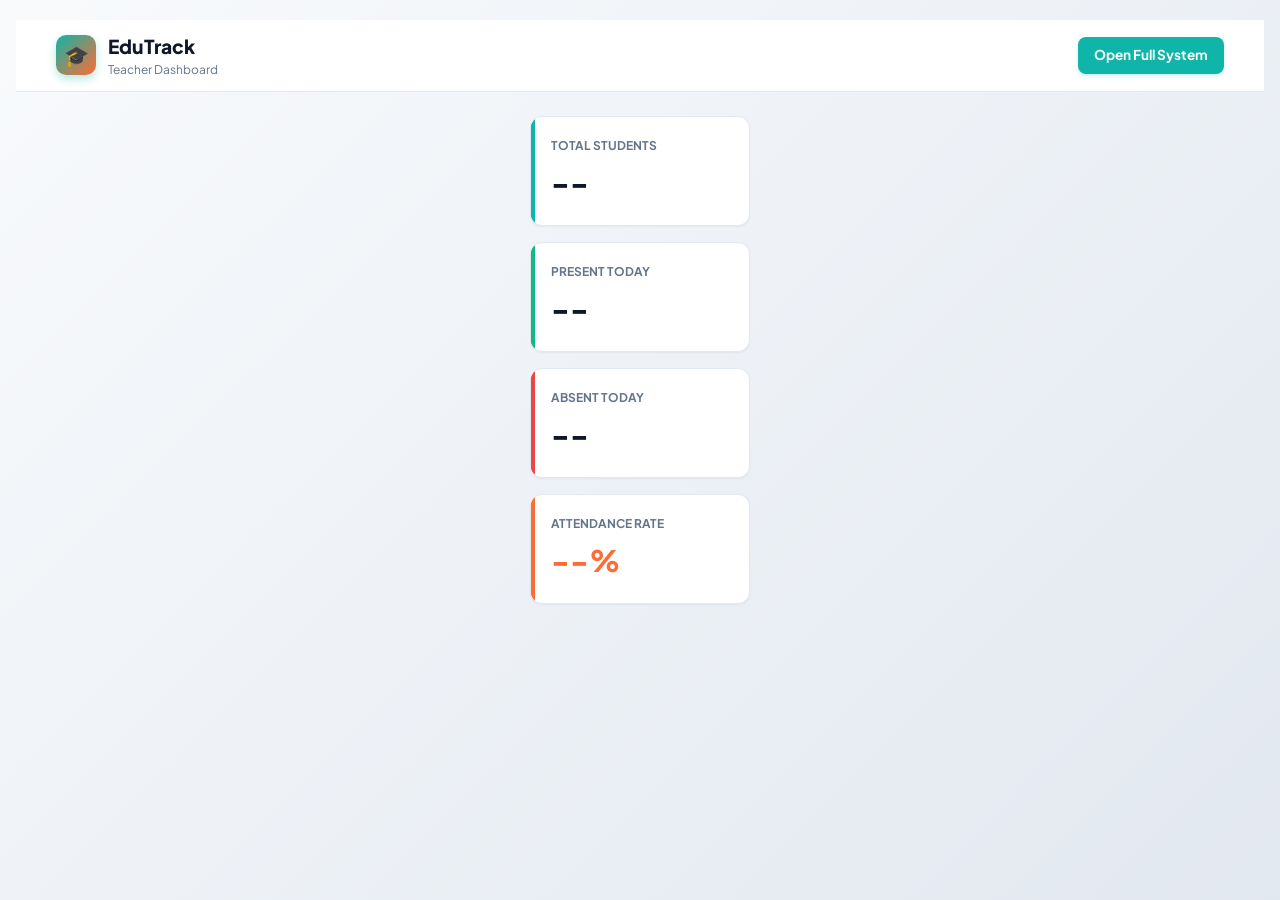
<file: docs/dashboard.html>
<!DOCTYPE html>
<html lang="en">
<head>
  <meta charset="UTF-8">
  <meta http-equiv="Cache-Control" content="no-cache, no-store, must-revalidate">
  <meta http-equiv="Pragma" content="no-cache">
  <meta http-equiv="Expires" content="0">
  <meta name="viewport" content="width=device-width, initial-scale=1.0, maximum-scale=1.0, user-scalable=no">
  <title>EduTrack - Teacher Dashboard</title>
  <meta name="theme-color" content="#0FB5A8">
  <link rel="manifest" href="manifest.json">
  <link rel="preconnect" href="https://fonts.googleapis.com">
  <link rel="preconnect" href="https://fonts.gstatic.com" crossorigin>
  <link href="https://fonts.googleapis.com/css2?family=Plus+Jakarta+Sans:wght@400;500;600;700;800&display=swap" rel="stylesheet">
  <link rel="stylesheet" href="style.css">
</head>
<body style="background: linear-gradient(135deg, #f8fafc 0%, #e2e8f0 100%); margin: 0; font-family: 'Plus Jakarta Sans', sans-serif;">
  <header class="app-header" style="background: #ffffff; border-bottom: 1px solid #e2e8f0; position: sticky; top: 0; z-index: 100;">
    <div class="header-container" style="max-width: 1200px; margin: 0 auto; padding: 0.75rem 1rem; display: flex; justify-content: space-between; align-items: center;">
      <div style="display: flex; align-items: center; gap: 0.75rem;">
        <div class="brand-icon" style="width: 40px; height: 40px; background: linear-gradient(135deg, #0FB5A8, #FF6B35); border-radius: 10px; display: flex; align-items: center; justify-content: center; color: #fff; font-size: 1.25rem;">🎓</div>
        <div>
          <h1 style="font-size: 1.2rem; font-weight: 800; color: #0f172a; margin: 0;">EduTrack</h1>
          <p style="font-size: 0.75rem; color: #64748b; margin: 0;">Teacher Dashboard</p>
        </div>
      </div>
      <div>
        <a href="index.html" class="btn btn-primary" style="background: #0FB5A8; color: #fff; text-decoration: none; padding: 0.5rem 1rem; border-radius: 8px; font-weight: 700; font-size: 0.85rem;">Open Full System</a>
      </div>
    </div>
  </header>

  <main style="max-width: 1200px; margin: 1.5rem auto; padding: 0 1rem;">
    <!-- Metric Cards in Aurora Teal and Deep Orange -->
    <div class="metrics-grid" style="display: grid; grid-template-columns: repeat(auto-fit, minmax(220px, 1fr)); gap: 1rem; margin-bottom: 1.5rem;">
      <div class="metric-card metric-total" style="background: #fff; padding: 1.25rem; border-radius: 12px; border: 1px solid #e2e8f0; position: relative; overflow: hidden;">
        <div style="position: absolute; top:0; left:0; bottom:0; width:4px; background: #0FB5A8;"></div>
        <div style="font-size: 0.75rem; font-weight: 700; color: #64748b; text-transform: uppercase;">Total Students</div>
        <div style="font-size: 1.85rem; font-weight: 800; color: #0f172a; margin-top: 0.35rem;">--</div>
      </div>
      <div class="metric-card metric-present" style="background: #fff; padding: 1.25rem; border-radius: 12px; border: 1px solid #e2e8f0; position: relative; overflow: hidden;">
        <div style="position: absolute; top:0; left:0; bottom:0; width:4px; background: #10b981;"></div>
        <div style="font-size: 0.75rem; font-weight: 700; color: #64748b; text-transform: uppercase;">Present Today</div>
        <div style="font-size: 1.85rem; font-weight: 800; color: #0f172a; margin-top: 0.35rem;">--</div>
      </div>
      <div class="metric-card metric-absent" style="background: #fff; padding: 1.25rem; border-radius: 12px; border: 1px solid #e2e8f0; position: relative; overflow: hidden;">
        <div style="position: absolute; top:0; left:0; bottom:0; width:4px; background: #ef4444;"></div>
        <div style="font-size: 0.75rem; font-weight: 700; color: #64748b; text-transform: uppercase;">Absent Today</div>
        <div style="font-size: 1.85rem; font-weight: 800; color: #0f172a; margin-top: 0.35rem;">--</div>
      </div>
      <div class="metric-card metric-rate" style="background: #fff; padding: 1.25rem; border-radius: 12px; border: 1px solid #e2e8f0; position: relative; overflow: hidden;">
        <div style="position: absolute; top:0; left:0; bottom:0; width:4px; background: #FF6B35;"></div>
        <div style="font-size: 0.75rem; font-weight: 700; color: #64748b; text-transform: uppercase;">Attendance Rate</div>
        <div style="font-size: 1.85rem; font-weight: 800; color: #FF6B35; margin-top: 0.35rem;">--%</div>
      </div>
    </div>
  </main>
</body>
</html>
</file>
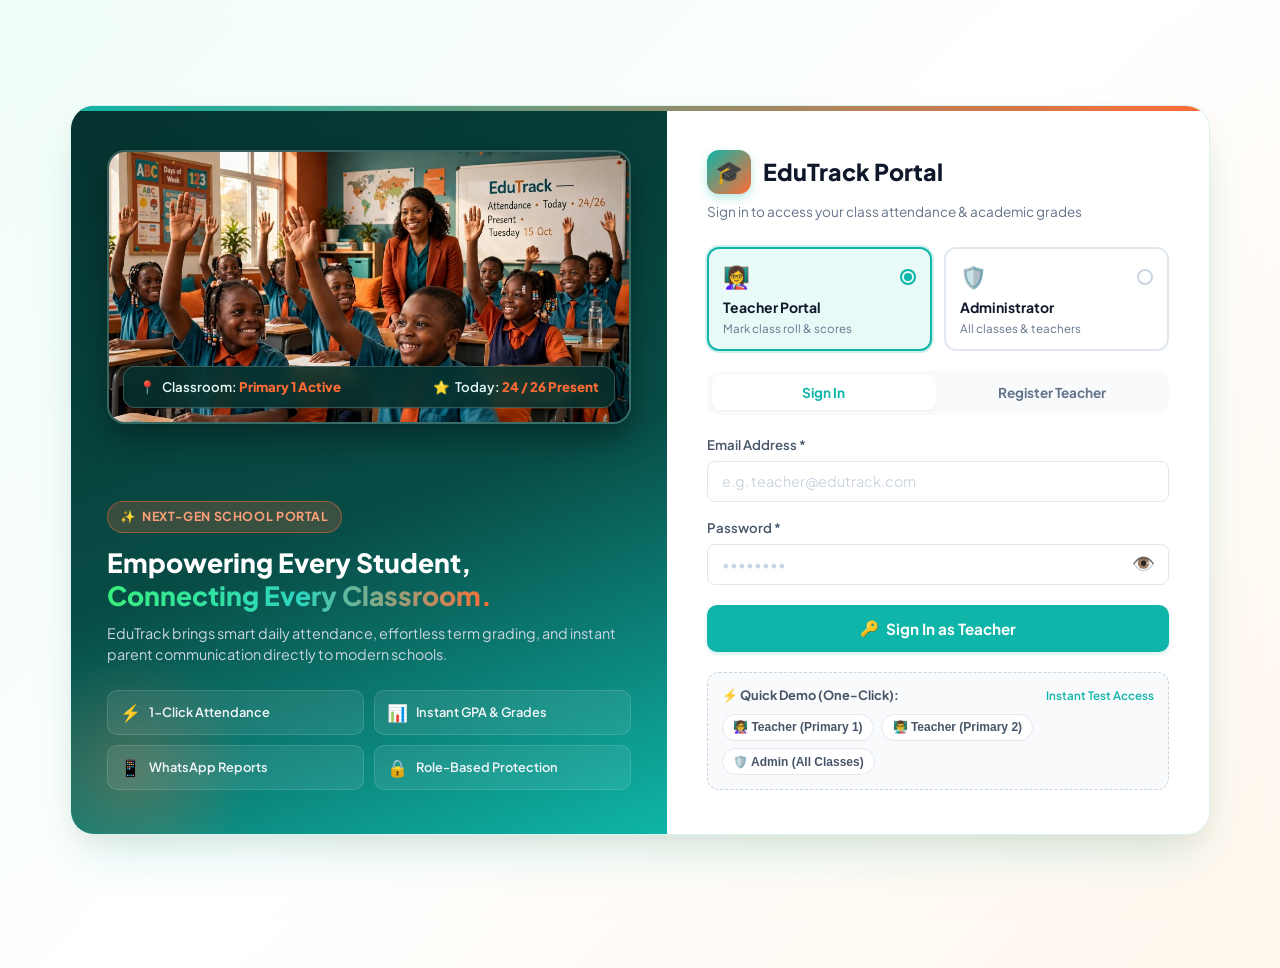
<file: docs/login.html>
<!DOCTYPE html>
<html lang="en">
<head>
  <meta charset="UTF-8">
  <meta http-equiv="Cache-Control" content="no-cache, no-store, must-revalidate">
  <meta http-equiv="Pragma" content="no-cache">
  <meta http-equiv="Expires" content="0">
  <meta name="viewport" content="width=device-width, initial-scale=1.0, maximum-scale=1.0, user-scalable=no">
  <title>EduTrack Portal - Sign In</title>
  <meta name="theme-color" content="#0FB5A8">
  <link rel="manifest" href="manifest.json">
  <link rel="preconnect" href="https://fonts.googleapis.com">
  <link rel="preconnect" href="https://fonts.gstatic.com" crossorigin>
  <link href="https://fonts.googleapis.com/css2?family=Plus+Jakarta+Sans:wght@400;500;600;700;800&display=swap" rel="stylesheet">
  <link rel="stylesheet" href="style.css">
</head>
<body style="margin: 0; background: linear-gradient(135deg, #f0fdfa 0%, #ffffff 50%, #fff7ed 100%); font-family: 'Plus Jakarta Sans', sans-serif;">

  <div class="auth-portal-wrapper">
    <div class="auth-portal-container">
      
      <!-- LEFT: HERO SHOWCASE WITH STUDENTS IMAGE -->
      <div class="auth-hero-section auth-hero-showcase">
        <div class="hero-visual-card">
          <img src="hero.jpg" alt="EduTrack Classroom Students" class="hero-classroom-img">
          <div class="hero-img-badge">
            <div class="badge-stat">
              <span>📍</span>
              <span>Classroom: <strong>Primary 1 Active</strong></span>
            </div>
            <div class="badge-stat">
              <span>⭐</span>
              <span>Today: <strong>24 / 26 Present</strong></span>
            </div>
          </div>
        </div>

        <div class="hero-text-content">
          <div class="hero-pill-tag">
            <span>✨</span>
            <span>Next-Gen School Portal</span>
          </div>
          <h1 class="hero-main-title">
            Empowering Every Student, <br><span class="gradient-word">Connecting Every Classroom.</span>
          </h1>
          <p class="hero-description">
            EduTrack brings smart daily attendance, effortless term grading, and instant parent communication directly to modern schools.
          </p>

          <div class="hero-feature-pills">
            <div class="hero-feature-pill">
              <span>⚡</span>
              <div>1-Click Attendance</div>
            </div>
            <div class="hero-feature-pill">
              <span>📊</span>
              <div>Instant GPA & Grades</div>
            </div>
            <div class="hero-feature-pill">
              <span>📱</span>
              <div>WhatsApp Reports</div>
            </div>
            <div class="hero-feature-pill">
              <span>🔒</span>
              <div>Role-Based Protection</div>
            </div>
          </div>
        </div>
      </div>

      <!-- RIGHT: LOGIN & REGISTER FORM PANE -->
      <div class="auth-form-pane">
        <div class="auth-form-header">
          <div class="auth-form-brand">
            <div class="brand-icon" aria-hidden="true">🎓</div>
            <h2>EduTrack Portal</h2>
          </div>
          <p>Sign in to access your class attendance & academic grades</p>
        </div>

        <!-- Role Choice Cards: Choose Teacher vs Admin -->
        <div class="role-choice-grid">
          <div class="role-choice-card active" id="roleSelectTeacher" onclick="selectRole('teacher')">
            <div class="role-card-top">
              <span class="role-card-icon">👩‍🏫</span>
              <div class="role-card-radio"></div>
            </div>
            <div class="role-card-title">Teacher Portal</div>
            <div class="role-card-sub">Mark class roll & scores</div>
          </div>
          <div class="role-choice-card admin-card" id="roleSelectAdmin" onclick="selectRole('admin')">
            <div class="role-card-top">
              <span class="role-card-icon">🛡️</span>
              <div class="role-card-radio"></div>
            </div>
            <div class="role-card-title">Administrator</div>
            <div class="role-card-sub">All classes & teachers</div>
          </div>
        </div>

        <!-- Auth Tabs (Sign In vs Register Teacher) -->
        <div class="auth-tabs" style="margin-bottom: 1.25rem;">
          <button class="auth-tab-btn active" id="tabLoginBtn" onclick="switchAuthTab('login')">Sign In</button>
          <button class="auth-tab-btn" id="tabRegisterBtn" onclick="switchAuthTab('register')">Register Teacher</button>
        </div>

        <!-- Login Form -->
        <form id="loginForm" onsubmit="handleLoginDirect(event)">
          <div class="form-group" style="margin-bottom: 1rem;">
            <label class="form-label" for="loginEmail">Email Address *</label>
            <input type="email" id="loginEmail" class="form-control" placeholder="e.g. teacher@edutrack.com" required autocomplete="email">
          </div>

          <div class="form-group" style="margin-bottom: 1.25rem;">
            <label class="form-label" for="loginPassword">Password *</label>
            <div class="password-input-group">
              <input type="password" id="loginPassword" class="form-control" placeholder="••••••••" required autocomplete="current-password">
              <button type="button" class="password-toggle-button" onclick="togglePasswordVisibility('loginPassword', this)" title="Show password" aria-label="Toggle password visibility">
                <span class="eye-icon">👁️</span>
              </button>
            </div>
          </div>

          <button type="submit" id="loginSubmitBtn" class="btn btn-primary" style="width: 100%; padding: 0.85rem; font-size: 0.95rem; font-weight: 700; border-radius: 10px;">
            <span>🔑</span> <span id="loginSubmitText">Sign In as Teacher</span>
          </button>
        </form>

        <!-- Register Form -->
        <form id="registerForm" onsubmit="handleRegisterDirect(event)" style="display: none;">
          <div class="form-group" style="margin-bottom: 0.85rem;">
            <label class="form-label" for="regName">Teacher Full Name *</label>
            <input type="text" id="regName" class="form-control" placeholder="e.g. Sarah Jenkins" required>
          </div>

          <div class="form-group" style="margin-bottom: 0.85rem;">
            <label class="form-label" for="regEmail">Email Address *</label>
            <input type="email" id="regEmail" class="form-control" placeholder="e.g. teacher@school.com" required>
          </div>

          <div class="form-group" style="margin-bottom: 0.85rem;">
            <label class="form-label" for="regPassword">Password (min 6 chars) *</label>
            <div class="password-input-group">
              <input type="password" id="regPassword" class="form-control" placeholder="••••••••" required minlength="6">
              <button type="button" class="password-toggle-button" onclick="togglePasswordVisibility('regPassword', this)" title="Show password" aria-label="Toggle password visibility">
                <span class="eye-icon">👁️</span>
              </button>
            </div>
          </div>

          <div class="form-group" style="margin-bottom: 1.25rem;">
            <label class="form-label" for="regClass">Assigned Class *</label>
            <select id="regClass" class="form-control" required>
              <optgroup label="Primary Classes">
                <option value="Primary 1" selected>Primary 1</option>
                <option value="Primary 2">Primary 2</option>
                <option value="Primary 3">Primary 3</option>
                <option value="Primary 4">Primary 4</option>
                <option value="Primary 5">Primary 5</option>
                <option value="Primary 6">Primary 6</option>
              </optgroup>
              <optgroup label="Secondary Classes">
                <option value="JSS 1">JSS 1</option>
                <option value="JSS 2">JSS 2</option>
                <option value="JSS 3">JSS 3</option>
                <option value="SSS 1">SSS 1</option>
                <option value="SSS 2">SSS 2</option>
                <option value="SSS 3">SSS 3</option>
              </optgroup>
            </select>
          </div>

          <button type="submit" id="regSubmitBtn" class="btn btn-primary" style="width: 100%; padding: 0.85rem; font-size: 0.95rem; font-weight: 700; border-radius: 10px;">
            <span>👤</span> Create Account & Sign In
          </button>
        </form>

        <!-- Quick Demo Login Helpers -->
        <div class="demo-accounts-box" style="margin-top: 1.25rem; background: #f8fafc; border: 1px dashed #cbd5e1; border-radius: 12px; padding: 0.85rem;">
          <div style="display: flex; justify-content: space-between; align-items: center; margin-bottom: 0.5rem;">
            <strong style="color: var(--gray-700); font-size: 0.8rem;">⚡ Quick Demo (One-Click):</strong>
            <span style="font-size: 0.725rem; color: #0FB5A8; font-weight: 600;">Instant Test Access</span>
          </div>
          <div class="demo-pill-group" style="display: flex; gap: 0.45rem; flex-wrap: wrap;">
            <button type="button" class="demo-pill" onclick="quickFillRole('teacher', 'teacher@edutrack.com', 'teacher123')">
              👩‍🏫 Teacher (Primary 1)
            </button>
            <button type="button" class="demo-pill" onclick="quickFillRole('teacher2', 'teacher2@edutrack.com', 'teacher123')">
              👨‍🏫 Teacher (Primary 2)
            </button>
            <button type="button" class="demo-pill" onclick="quickFillRole('admin', 'admin@edutrack.com', 'admin123')">
              🛡️ Admin (All Classes)
            </button>
          </div>
        </div>

      </div>
    </div>
  </div>

  <script>
    const API_BASE_URL = (window.location.hostname === 'localhost' || window.location.hostname === '127.0.0.1')
      ? 'http://127.0.0.1:5000'
      : 'https://edutrack-g2ej.onrender.com';

    function togglePasswordVisibility(inputId, btn) {
      const input = document.getElementById(inputId);
      if (!input) return;
      const isPass = input.type === 'password';
      input.type = isPass ? 'text' : 'password';
      const icon = btn.querySelector('.eye-icon') || btn;
      icon.textContent = isPass ? '🙈' : '👁️';
      btn.setAttribute('title', isPass ? 'Hide password' : 'Show password');
    }

    function selectRole(role) {
      const teacherCard = document.getElementById('roleSelectTeacher');
      const adminCard = document.getElementById('roleSelectAdmin');
      const submitText = document.getElementById('loginSubmitText');
      const emailInput = document.getElementById('loginEmail');
      
      if (role === 'admin') {
        if (adminCard) adminCard.classList.add('active');
        if (teacherCard) teacherCard.classList.remove('active');
        if (submitText) submitText.textContent = 'Sign In as Administrator';
        if (emailInput && (!emailInput.value || emailInput.value === 'teacher@edutrack.com')) {
          emailInput.placeholder = 'e.g. admin@edutrack.com';
        }
      } else {
        if (teacherCard) teacherCard.classList.add('active');
        if (adminCard) adminCard.classList.remove('active');
        if (submitText) submitText.textContent = 'Sign In as Teacher';
        if (emailInput && (!emailInput.value || emailInput.value === 'admin@edutrack.com')) {
          emailInput.placeholder = 'e.g. teacher@edutrack.com';
        }
      }
    }

    function quickFillRole(role, email, password) {
      selectRole(role);
      switchAuthTab('login');
      document.getElementById('loginEmail').value = email;
      document.getElementById('loginPassword').value = password;
      document.getElementById('loginSubmitBtn').click();
    }

    function switchAuthTab(mode) {
      const loginTab = document.getElementById('tabLoginBtn');
      const regTab = document.getElementById('tabRegisterBtn');
      const loginForm = document.getElementById('loginForm');
      const regForm = document.getElementById('registerForm');

      if (mode === 'login') {
        loginTab.classList.add('active');
        regTab.classList.remove('active');
        loginForm.style.display = 'block';
        regForm.style.display = 'none';
      } else {
        regTab.classList.add('active');
        loginTab.classList.remove('active');
        regForm.style.display = 'block';
        loginForm.style.display = 'none';
      }
    }

    async function handleLoginDirect(event) {
      event.preventDefault();
      const email = document.getElementById('loginEmail').value.trim();
      const password = document.getElementById('loginPassword').value.trim();
      const submitBtn = document.getElementById('loginSubmitBtn');

      try {
        submitBtn.disabled = true;
        submitBtn.innerHTML = '<span class="loading-spinner"></span> Signing in...';

        const res = await fetch(`${API_BASE_URL}/api/auth/login`, {
          method: 'POST',
          headers: { 'Content-Type': 'application/json' },
          body: JSON.stringify({ email, password })
        });

        const data = await res.json();
        if (!res.ok) throw new Error(data.error || 'Login failed');

        localStorage.setItem('edutrack_token', data.token);
        if (data.user && data.user.role === 'admin') {
          window.location.href = 'admin_dashboard.html';
        } else {
          window.location.href = 'index.html';
        }
      } catch (err) {
        alert('Login Failed: ' + (err.message || 'Invalid credentials'));
      } finally {
        submitBtn.disabled = false;
        submitBtn.innerHTML = '<span>🔑</span> Sign In';
      }
    }

    async function handleRegisterDirect(event) {
      event.preventDefault();
      const name = document.getElementById('regName').value.trim();
      const email = document.getElementById('regEmail').value.trim();
      const password = document.getElementById('regPassword').value.trim();
      const assigned_class = document.getElementById('regClass').value;
      const submitBtn = document.getElementById('regSubmitBtn');

      try {
        submitBtn.disabled = true;
        submitBtn.innerHTML = '<span class="loading-spinner"></span> Creating account...';

        const res = await fetch(`${API_BASE_URL}/api/auth/register`, {
          method: 'POST',
          headers: { 'Content-Type': 'application/json' },
          body: JSON.stringify({ name, email, password, assigned_class })
        });

        const data = await res.json();
        if (!res.ok) throw new Error(data.error || 'Registration failed');

                localStorage.setItem('edutrack_token', data.token);
        if (data.user && data.user.role === 'admin') {
          window.location.href = 'admin_dashboard.html';
        } else {
          window.location.href = 'index.html';
        }
      } catch (err) {
        alert('Registration Failed: ' + (err.message || 'Error creating account'));
      } finally {
        submitBtn.disabled = false;
        submitBtn.innerHTML = '<span>👤</span> Create Account & Sign In';
      }
    }
  </script>
</body>
</html>
</file>
<file: docs/style.css>
:root {
      --primary: #0FB5A8;
      --primary-hover: #0D9E93;
      --primary-light: #E7FAF8;
      --secondary: #FF6B35;
      --secondary-hover: #E55622;
      --secondary-light: #FFF2EB;
      --success: #10b981;
      --success-light: #ecfdf5;
      --warning: #f59e0b;
      --warning-light: #fffbeb;
      --danger: #ef4444;
      --danger-light: #fef2f2;
      --dark: #0f172a;
      --gray-900: #1e293b;
      --gray-800: #334155;
      --gray-700: #475569;
      --gray-600: #64748b;
      --gray-500: #94a3b8;
      --gray-400: #cbd5e1;
      --gray-300: #e2e8f0;
      --gray-200: #f1f5f9;
      --gray-100: #f8fafc;
      --white: #ffffff;

      --radius-sm: 8px;
      --radius-md: 12px;
      --radius-lg: 16px;
      --radius-full: 9999px;

      --shadow-sm: 0 1px 2px 0 rgb(0 0 0 / 0.05);
      --shadow-md: 0 4px 6px -1px rgb(0 0 0 / 0.1), 0 2px 4px -2px rgb(0 0 0 / 0.1);
      --shadow-lg: 0 10px 15px -3px rgb(0 0 0 / 0.1), 0 4px 6px -4px rgb(0 0 0 / 0.1);
      --shadow-xl: 0 20px 25px -5px rgb(0 0 0 / 0.1), 0 8px 10px -6px rgb(0 0 0 / 0.1);

      --transition: all 0.2s cubic-bezier(0.4, 0, 0.2, 1);
    }

    * {
      box-sizing: border-box;
      margin: 0;
      padding: 0;
    }

    body {
      font-family: 'Plus Jakarta Sans', -apple-system, BlinkMacSystemFont, "Segoe UI", Roboto, sans-serif;
      background: linear-gradient(135deg, #f8fafc 0%, #e2e8f0 100%);
      color: var(--gray-800);
      min-height: 100vh;
      display: flex;
      flex-direction: column;
      line-height: 1.5;
      padding: 1.25rem 1rem 3rem;
      -webkit-font-smoothing: antialiased;
    }

    .container {
      width: 100%;
      max-width: 1080px;
      margin: 0 auto;
    }

    /* Top Header */
    .header {
      background: var(--white);
      border-radius: var(--radius-lg);
      padding: 1.25rem 1.75rem;
      margin-bottom: 1.25rem;
      box-shadow: var(--shadow-md);
      display: flex;
      flex-wrap: wrap;
      justify-content: space-between;
      align-items: center;
      gap: 1rem;
      border: 1px solid rgba(226, 232, 240, 0.8);
      position: relative;
      overflow: hidden;
    }

    .header::before {
      content: '';
      position: absolute;
      top: 0;
      left: 0;
      right: 0;
      height: 4px;
      background: linear-gradient(90deg, var(--primary), var(--secondary));
    }

    .brand {
      display: flex;
      align-items: center;
      gap: 0.875rem;
    }

    .brand-icon {
      width: 44px;
      height: 44px;
      border-radius: var(--radius-md);
      background: linear-gradient(135deg, var(--primary), var(--secondary));
      display: flex;
      align-items: center;
      justify-content: center;
      color: var(--white);
      font-size: 1.4rem;
      box-shadow: 0 4px 10px rgba(15, 181, 168, 0.3);
      flex-shrink: 0;
    }

    .brand-text h1 {
      font-size: 1.35rem;
      font-weight: 800;
      color: var(--gray-900);
      letter-spacing: -0.025em;
      line-height: 1.2;
    }

    .brand-text p {
      font-size: 0.8rem;
      color: var(--gray-600);
      font-weight: 500;
    }

    /* User Profile & Auth Header Bar */
    .header-user-bar {
      display: flex;
      align-items: center;
      gap: 0.85rem;
      flex-wrap: wrap;
    }

    .user-welcome-badge {
      display: inline-flex;
      align-items: center;
      gap: 0.45rem;
      background: var(--primary-light);
      padding: 0.4rem 0.85rem;
      border-radius: var(--radius-full);
      font-size: 0.825rem;
      font-weight: 600;
      color: var(--gray-800);
      border: 1px solid rgba(15, 181, 168, 0.2);
    }

    /* API Status Dot (Hidden by default per request) */
    .header-status {
      display: none;
      align-items: center;
      gap: 0.6rem;
      font-size: 0.8rem;
      background: var(--gray-100);
      padding: 0.45rem 0.85rem;
      border-radius: var(--radius-full);
      border: 1px solid var(--gray-300);
    }

    .status-dot {
      width: 9px;
      height: 9px;
      border-radius: 50%;
      background-color: var(--gray-400);
      display: inline-block;
      transition: var(--transition);
    }

    .status-dot.online {
      background-color: var(--success);
      box-shadow: 0 0 0 3px rgba(16, 185, 129, 0.2);
    }

    .status-dot.offline {
      background-color: var(--danger);
      box-shadow: 0 0 0 3px rgba(239, 68, 68, 0.2);
    }

    .status-dot.loading {
      background-color: var(--warning);
      animation: pulseDot 1s infinite alternate;
    }

    @keyframes pulseDot {
      from { opacity: 0.4; }
      to { opacity: 1; }
    }

    /* ==========================================
       LOGIN & REGISTER AUTH SCREEN
       ========================================== */
    .auth-wrapper {
      display: flex;
      align-items: center;
      justify-content: center;
      min-height: 80vh;
      padding: 1rem;
    }

    .auth-card {
      background: var(--white);
      border-radius: var(--radius-lg);
      padding: 2.25rem 2rem;
      max-width: 460px;
      width: 100%;
      box-shadow: var(--shadow-xl);
      border: 1px solid var(--gray-300);
      position: relative;
      overflow: hidden;
    }

    .auth-card::before {
      content: '';
      position: absolute;
      top: 0;
      left: 0;
      right: 0;
      height: 5px;
      background: linear-gradient(90deg, var(--primary), var(--secondary));
    }

    .auth-header {
      text-align: center;
      margin-bottom: 1.75rem;
    }

    .auth-header .brand-icon {
      margin: 0 auto 0.75rem;
      width: 52px;
      height: 52px;
      font-size: 1.75rem;
    }

    .auth-header h2 {
      font-size: 1.45rem;
      font-weight: 800;
      color: var(--gray-900);
    }

    .auth-header p {
      font-size: 0.85rem;
      color: var(--gray-600);
      margin-top: 0.25rem;
    }

    .auth-tabs {
      display: flex;
      background: var(--gray-100);
      padding: 0.3rem;
      border-radius: var(--radius-md);
      margin-bottom: 1.5rem;
      gap: 0.25rem;
    }

    .auth-tab-btn {
      flex: 1;
      padding: 0.55rem;
      font-size: 0.85rem;
      font-weight: 700;
      border: none;
      background: transparent;
      color: var(--gray-600);
      border-radius: var(--radius-sm);
      cursor: pointer;
      transition: var(--transition);
      font-family: inherit;
    }

    .auth-tab-btn.active {
      background: var(--white);
      color: var(--primary);
      box-shadow: var(--shadow-sm);
    }

    .demo-accounts-box {
      margin-top: 1.5rem;
      padding: 1rem;
      background: var(--gray-100);
      border-radius: var(--radius-md);
      border: 1px solid var(--gray-300);
      font-size: 0.8rem;
    }

    .demo-pill-group {
      display: flex;
      flex-wrap: wrap;
      gap: 0.4rem;
      margin-top: 0.5rem;
    }

    .demo-pill {
      background: var(--white);
      border: 1px solid var(--gray-300);
      padding: 0.35rem 0.65rem;
      border-radius: var(--radius-full);
      font-size: 0.75rem;
      font-weight: 700;
      cursor: pointer;
      transition: var(--transition);
      color: var(--gray-700);
    }

    .demo-pill:hover {
      border-color: var(--primary);
      color: var(--primary);
      background: var(--primary-light);
    }

    /* TOP DASHBOARD METRICS */
    .dashboard-section {
      margin-bottom: 1.25rem;
    }

    .dashboard-header-bar {
      display: flex;
      justify-content: space-between;
      align-items: center;
      margin-bottom: 0.75rem;
      padding: 0 0.25rem;
      flex-wrap: wrap;
      gap: 0.5rem;
    }

    .dashboard-title {
      font-size: 0.95rem;
      font-weight: 700;
      color: var(--gray-700);
      display: flex;
      align-items: center;
      gap: 0.4rem;
    }

    .dashboard-grid {
      display: grid;
      grid-template-columns: repeat(4, 1fr);
      gap: 1rem;
    }

    .metric-card {
      background: var(--white);
      border-radius: var(--radius-md);
      padding: 1.15rem 1.25rem;
      box-shadow: var(--shadow-sm);
      border: 1px solid var(--gray-300);
      position: relative;
      overflow: hidden;
      transition: var(--transition);
    }

    .metric-card:hover {
      box-shadow: var(--shadow-md);
      transform: translateY(-2px);
    }

    .metric-card::before {
      content: '';
      position: absolute;
      top: 0;
      left: 0;
      bottom: 0;
      width: 4px;
    }

    .metric-card.metric-total::before { background: var(--primary); }
    .metric-card.metric-present::before { background: var(--success); }
    .metric-card.metric-absent::before { background: var(--danger); }
    .metric-card.metric-rate::before { background: var(--secondary); }

    .metric-top {
      display: flex;
      justify-content: space-between;
      align-items: center;
      margin-bottom: 0.35rem;
    }

    .metric-label {
      font-size: 0.75rem;
      font-weight: 700;
      text-transform: uppercase;
      letter-spacing: 0.05em;
      color: var(--gray-500);
    }

    .metric-icon {
      font-size: 1.15rem;
      line-height: 1;
    }

    .metric-value {
      font-size: 1.75rem;
      font-weight: 800;
      color: var(--gray-900);
      line-height: 1.1;
    }

    .metric-sub {
      font-size: 0.75rem;
      color: var(--gray-500);
      margin-top: 0.25rem;
    }

    /* Backend Alert Banner */
    .alert-banner {
      background: #fef2f2;
      border: 1px solid #fecaca;
      border-radius: var(--radius-md);
      padding: 0.875rem 1.25rem;
      margin-bottom: 1.25rem;
      display: none;
      align-items: center;
      justify-content: space-between;
      gap: 1rem;
      color: #991b1b;
      font-size: 0.875rem;
    }

    .alert-banner.show {
      display: flex;
    }

    /* Tabs Navigation */
    .tabs-nav {
      display: flex;
      background: var(--white);
      padding: 0.4rem;
      border-radius: var(--radius-lg);
      box-shadow: var(--shadow-sm);
      margin-bottom: 1.25rem;
      border: 1px solid var(--gray-300);
      gap: 0.4rem;
      overflow-x: auto;
      -webkit-overflow-scrolling: touch;
    }

    .tab-btn {
      flex: 1;
      display: flex;
      align-items: center;
      justify-content: center;
      gap: 0.5rem;
      padding: 0.75rem 1rem;
      background: transparent;
      border: none;
      border-radius: var(--radius-md);
      font-size: 0.9rem;
      font-weight: 600;
      color: var(--gray-600);
      cursor: pointer;
      transition: var(--transition);
      white-space: nowrap;
      font-family: inherit;
    }

    .tab-btn:hover {
      color: var(--primary);
      background: var(--primary-light);
    }

    .tab-btn.active {
      background: var(--primary);
      color: var(--white);
      box-shadow: 0 3px 10px rgba(15, 181, 168, 0.25);
    }

    /* Tab Content Panels */
    .tab-pane {
      display: none;
      animation: fadeIn 0.25s ease-in-out forwards;
    }

    .tab-pane.active {
      display: block;
    }

    @keyframes fadeIn {
      from { opacity: 0; transform: translateY(5px); }
      to { opacity: 1; transform: translateY(0); }
    }

    /* Card Component */
    .card {
      background: var(--white);
      border-radius: var(--radius-lg);
      padding: 1.5rem 1.75rem;
      margin-bottom: 1.25rem;
      box-shadow: var(--shadow-md);
      border: 1px solid rgba(226, 232, 240, 0.9);
    }

    .card-header {
      display: flex;
      flex-wrap: wrap;
      justify-content: space-between;
      align-items: center;
      gap: 1rem;
      margin-bottom: 1.25rem;
      padding-bottom: 1rem;
      border-bottom: 1px solid var(--gray-200);
    }

    .card-title {
      font-size: 1.2rem;
      font-weight: 700;
      color: var(--gray-900);
      display: flex;
      align-items: center;
      gap: 0.5rem;
    }

    .card-subtitle {
      font-size: 0.825rem;
      color: var(--gray-600);
      margin-top: 0.2rem;
    }

    /* Filter & Search Bar */
    .filter-toolbar {
      display: flex;
      flex-wrap: wrap;
      gap: 0.75rem;
      margin-bottom: 1rem;
      align-items: center;
      justify-content: space-between;
      background: var(--gray-100);
      padding: 0.75rem 1rem;
      border-radius: var(--radius-md);
      border: 1px solid var(--gray-300);
    }

    .filter-group {
      display: flex;
      flex-wrap: wrap;
      gap: 0.6rem;
      align-items: center;
      flex: 1;
      min-width: 260px;
    }

    .search-input-wrapper {
      position: relative;
      flex: 1;
      min-width: 180px;
    }

    .search-input-wrapper input {
      padding-left: 2.2rem;
    }

    .search-icon {
      position: absolute;
      left: 0.75rem;
      top: 50%;
      transform: translateY(-50%);
      color: var(--gray-400);
      font-size: 0.9rem;
      pointer-events: none;
    }

    /* Form Controls */
    .form-grid {
      display: grid;
      grid-template-columns: repeat(auto-fit, minmax(230px, 1fr));
      gap: 1.15rem;
      margin-bottom: 1.25rem;
    }

    .form-group {
      display: flex;
      flex-direction: column;
      gap: 0.4rem;
    }

    .form-label {
      font-size: 0.825rem;
      font-weight: 600;
      color: var(--gray-700);
    }

    .form-control {
      padding: 0.65rem 0.875rem;
      border-radius: var(--radius-sm);
      border: 1.5px solid var(--gray-300);
      font-size: 0.9rem;
      color: var(--gray-800);
      background-color: var(--white);
      font-family: inherit;
      transition: var(--transition);
      outline: none;
      width: 100%;
    }

    .form-control:focus {
      border-color: var(--primary);
      box-shadow: 0 0 0 3px rgba(15, 181, 168, 0.15);
    }

    .form-control::placeholder {
      color: var(--gray-400);
    }

    /* Buttons */
    .btn {
      display: inline-flex;
      align-items: center;
      justify-content: center;
      gap: 0.45rem;
      padding: 0.65rem 1.25rem;
      border-radius: var(--radius-sm);
      font-size: 0.9rem;
      font-weight: 600;
      cursor: pointer;
      transition: var(--transition);
      border: none;
      font-family: inherit;
      text-decoration: none;
      white-space: nowrap;
      user-select: none;
    }

    .btn-primary {
      background: var(--primary);
      color: var(--white);
      box-shadow: 0 2px 4px rgba(15, 181, 168, 0.2);
    }

    .btn-primary:hover {
      background: var(--primary-hover);
      box-shadow: 0 4px 10px rgba(15, 181, 168, 0.35);
      transform: translateY(-1px);
    }

    .btn-primary:active {
      transform: translateY(0);
    }

    .btn-accent, .btn-orange {
      background: var(--secondary);
      color: var(--white);
      box-shadow: 0 2px 4px rgba(255, 107, 53, 0.25);
    }

    .btn-accent:hover, .btn-orange:hover {
      background: var(--secondary-hover);
      box-shadow: 0 4px 10px rgba(255, 107, 53, 0.4);
      transform: translateY(-1px);
    }

    .btn-secondary {
      background: var(--gray-200);
      color: var(--gray-700);
    }

    .btn-secondary:hover {
      background: var(--gray-300);
      color: var(--gray-900);
    }

    .btn-danger {
      background: var(--danger-light);
      color: var(--danger);
      border: 1px solid rgba(239, 68, 68, 0.3);
    }

    .btn-danger:hover {
      background: var(--danger);
      color: var(--white);
    }

    /* WhatsApp Button & Share Notice */
    .btn-whatsapp {
      background: #25D366;
      color: #ffffff;
      border: 1px solid #1ebd5b;
      font-weight: 700;
      display: inline-flex;
      align-items: center;
      gap: 0.45rem;
      transition: all 0.2s ease;
      box-shadow: 0 2px 6px rgba(37, 211, 102, 0.35);
      cursor: pointer;
    }

    .btn-whatsapp:hover {
      background: #128C7E;
      color: #ffffff;
      transform: translateY(-1px);
      box-shadow: 0 4px 10px rgba(18, 140, 126, 0.4);
    }

    .btn-whatsapp:active {
      transform: translateY(0);
    }

    .share-contact-notice {
      background: #fef3c7;
      color: #92400e;
      font-size: 0.775rem;
      font-weight: 700;
      padding: 0.35rem 0.65rem;
      border-radius: var(--radius-sm);
      border: 1px solid #fde68a;
      display: inline-flex;
      align-items: center;
      gap: 0.3rem;
      transition: background 0.2s ease;
    }

    .share-contact-notice:hover {
      background: #fde68a;
    }

    .btn-sm {
      padding: 0.4rem 0.75rem;
      font-size: 0.8rem;
      border-radius: var(--radius-sm);
    }

    .btn:disabled {
      opacity: 0.6;
      cursor: not-allowed;
      transform: none !important;
    }

    .btn-group {
      display: flex;
      align-items: center;
      gap: 0.5rem;
      flex-wrap: wrap;
    }

    /* Date Bar */
    .date-badge-wrapper {
      display: flex;
      align-items: center;
      gap: 0.6rem;
      background: var(--primary-light);
      padding: 0.4rem 0.85rem;
      border-radius: var(--radius-md);
      border: 1px solid rgba(15, 181, 168, 0.15);
    }

    .date-label {
      font-size: 0.8rem;
      font-weight: 700;
      color: var(--primary);
    }

    .date-input {
      font-family: inherit;
      border: 1px solid var(--primary);
      background: var(--white);
      padding: 0.3rem 0.6rem;
      border-radius: var(--radius-sm);
      font-weight: 600;
      color: var(--primary);
      outline: none;
      font-size: 0.85rem;
    }

    /* Table Styles */
    .table-container {
      width: 100%;
      overflow-x: auto;
      -webkit-overflow-scrolling: touch;
      border-radius: var(--radius-md);
      border: 1px solid var(--gray-300);
      margin-bottom: 1.25rem;
      background: var(--white);
    }

    table {
      width: 100%;
      border-collapse: collapse;
      table-layout: fixed;
      text-align: left;
      font-size: 0.9rem;
    }

    thead {
      background: var(--gray-100);
      border-bottom: 1px solid var(--gray-300);
    }

    th, td {
      padding: 12px;
      text-align: left;
      border-bottom: 1px solid #ddd;
      white-space: nowrap;
      overflow: hidden;
      text-overflow: ellipsis;
      vertical-align: middle;
    }

    th {
      font-weight: 700;
      color: var(--gray-700);
      text-transform: uppercase;
      font-size: 0.75rem;
      letter-spacing: 0.05em;
    }

    td:nth-child(2) {
      white-space: normal;
    }

    tbody tr:last-child td {
      border-bottom: none;
    }

    tbody tr:hover {
      background-color: var(--gray-100);
    }

    .roll-badge {
      display: inline-block;
      padding: 0.2rem 0.6rem;
      background: var(--gray-200);
      color: var(--gray-800);
      border-radius: var(--radius-full);
      font-weight: 700;
      font-size: 0.775rem;
      letter-spacing: 0.02em;
    }

    .class-badge {
      display: inline-block;
      padding: 0.2rem 0.55rem;
      background: var(--primary-light);
      color: var(--primary);
      border-radius: var(--radius-full);
      font-weight: 600;
      font-size: 0.75rem;
      border: 1px solid rgba(15, 181, 168, 0.2);
    }

    /* Attendance Radio Selector */
    .radio-pill-group {
      display: inline-flex;
      background: var(--gray-200);
      padding: 0.25rem;
      border-radius: var(--radius-full);
      gap: 0.25rem;
      white-space: nowrap;
      min-width: 190px;
      justify-content: center;
    }

    .radio-pill-option {
      position: relative;
      display: inline-flex;
      justify-content: center;
    }

    .radio-pill-option input[type="radio"] {
      position: absolute;
      opacity: 0;
      width: 0;
      height: 0;
    }

    .radio-pill-option label {
      display: inline-flex;
      align-items: center;
      justify-content: center;
      gap: 0.35rem;
      padding: 0.45rem 0.95rem;
      font-size: 0.825rem;
      font-weight: 700;
      border-radius: var(--radius-full);
      cursor: pointer;
      transition: var(--transition);
      background: var(--gray-100);
      border: 1.5px solid var(--gray-300);
      color: var(--gray-600);
      user-select: none;
      min-height: 38px;
      white-space: nowrap;
    }

    .radio-pill-option label:hover {
      background: var(--gray-200);
      border-color: var(--gray-400);
    }

    .radio-pill-option input[value="Present"]:checked+label {
      background: var(--success);
      border-color: var(--success);
      color: var(--white);
      box-shadow: 0 2px 6px rgba(16, 185, 129, 0.35);
    }

    .radio-pill-option input[value="Absent"]:checked+label {
      background: var(--danger);
      border-color: var(--danger);
      color: var(--white);
      box-shadow: 0 2px 6px rgba(239, 68, 68, 0.35);
    }

    /* Report Card & Progress */
    .report-card {
      background: linear-gradient(135deg, #05322E 0%, #084C46 50%, #0c726a 100%);
      color: var(--white);
      border-radius: var(--radius-lg);
      padding: 1.5rem;
      margin-bottom: 1.25rem;
      position: relative;
      overflow: hidden;
      box-shadow: var(--shadow-lg);
    }

    .report-header {
      display: flex;
      justify-content: space-between;
      align-items: center;
      margin-bottom: 1.25rem;
      flex-wrap: wrap;
      gap: 0.75rem;
    }

    .report-stats-grid {
      display: grid;
      grid-template-columns: repeat(auto-fit, minmax(130px, 1fr));
      gap: 1rem;
      margin-bottom: 1.25rem;
    }

    .stat-item {
      background: rgba(255, 255, 255, 0.1);
      backdrop-filter: blur(8px);
      padding: 0.85rem 1rem;
      border-radius: var(--radius-md);
      border: 1px solid rgba(255, 255, 255, 0.1);
    }

    .stat-label {
      font-size: 0.7rem;
      text-transform: uppercase;
      letter-spacing: 0.05em;
      opacity: 0.8;
      margin-bottom: 0.2rem;
    }

    .stat-value {
      font-size: 1.4rem;
      font-weight: 800;
    }

    .progress-bar-bg {
      background: rgba(255, 255, 255, 0.2);
      border-radius: var(--radius-full);
      height: 10px;
      width: 100%;
      overflow: hidden;
      margin-top: 0.5rem;
    }

    .progress-bar-fill {
      height: 100%;
      background: linear-gradient(90deg, #34d399, #10b981);
      border-radius: var(--radius-full);
      transition: width 0.6s ease-in-out;
      width: 0%;
    }

    /* Badges */
    .badge {
      display: inline-flex;
      align-items: center;
      gap: 0.35rem;
      padding: 0.25rem 0.65rem;
      border-radius: var(--radius-full);
      font-size: 0.775rem;
      font-weight: 700;
      white-space: nowrap;
    }

    .badge-success {
      background: var(--success-light);
      color: #065f46;
      border: 1px solid rgba(16, 185, 129, 0.2);
    }

    .badge-warning {
      background: var(--warning-light);
      color: #92400e;
      border: 1px solid rgba(245, 158, 11, 0.2);
    }

    .badge-danger {
      background: var(--danger-light);
      color: #991b1b;
      border: 1px solid rgba(239, 68, 68, 0.2);
    }

    /* Grade Badges */
    .grade-badge {
      font-weight: 800;
      padding: 0.25rem 0.65rem;
      border-radius: var(--radius-sm);
      font-size: 0.85rem;
      display: inline-flex;
      align-items: center;
      justify-content: center;
      min-width: 34px;
    }

    .grade-A { background: #dcfce7; color: #15803d; border: 1px solid #86efac; }
    .grade-B { background: #e0f2fe; color: #0369a1; border: 1px solid #7dd3fc; }
    .grade-C { background: #fef9c3; color: #854d0e; border: 1px solid #fde047; }
    .grade-D { background: #ffedd5; color: #9a3412; border: 1px solid #fdba74; }
    .grade-F { background: #fee2e2; color: #991b1b; border: 1px solid #fca5a5; }

    /* Score Badge */
    .score-badge {
      font-weight: 700;
      padding: 0.25rem 0.6rem;
      border-radius: var(--radius-sm);
      font-size: 0.85rem;
    }

    .score-high { background: #dcfce7; color: #15803d; }
    .score-med { background: #fef9c3; color: #854d0e; }
    .score-low { background: #fee2e2; color: #b91c1c; }

    /* Toast Notification System */
    .toast-container {
      position: fixed;
      bottom: 1.5rem;
      right: 1.5rem;
      z-index: 99999;
      display: flex;
      flex-direction: column;
      gap: 0.65rem;
      max-width: 380px;
      width: calc(100% - 2.5rem);
      pointer-events: none;
    }

    .toast {
      background: var(--white);
      padding: 0.875rem 1.15rem;
      border-radius: var(--radius-md);
      box-shadow: var(--shadow-xl);
      border-left: 4px solid var(--primary);
      display: flex;
      align-items: flex-start;
      gap: 0.75rem;
      animation: slideUp 0.25s ease-out forwards;
      pointer-events: auto;
      border-top: 1px solid var(--gray-200);
      border-right: 1px solid var(--gray-200);
      border-bottom: 1px solid var(--gray-200);
    }

    .toast.toast-success { border-left-color: var(--success); }
    .toast.toast-error { border-left-color: var(--danger); }
    .toast.toast-warning { border-left-color: var(--warning); }
    .toast.toast-info { border-left-color: var(--secondary); }

    .toast-content { flex: 1; }
    .toast-title { font-weight: 700; font-size: 0.875rem; color: var(--gray-900); }
    .toast-message { font-size: 0.8rem; color: var(--gray-600); margin-top: 0.15rem; }
    .toast-close {
      background: none;
      border: none;
      color: var(--gray-400);
      cursor: pointer;
      font-size: 1.1rem;
      line-height: 1;
      padding: 0;
    }
    .toast-close:hover { color: var(--gray-700); }

    @keyframes slideUp {
      from { opacity: 0; transform: translateY(15px); }
      to { opacity: 1; transform: translateY(0); }
    }

    /* Empty State */
    .empty-state {
      text-align: center;
      padding: 2.5rem 1.5rem;
      color: var(--gray-500);
    }

    .empty-state-icon {
      font-size: 2.5rem;
      margin-bottom: 0.5rem;
      opacity: 0.7;
    }

    .empty-state-title {
      font-size: 1rem;
      font-weight: 700;
      color: var(--gray-700);
      margin-bottom: 0.25rem;
    }

    .empty-state-desc {
      font-size: 0.825rem;
      max-width: 380px;
      margin: 0 auto 1rem;
    }

    /* Loading Spinner */
    .loading-spinner {
      display: inline-block;
      width: 16px;
      height: 16px;
      border: 2px solid rgba(255, 255, 255, 0.4);
      border-top-color: #ffffff;
      border-radius: 50%;
      animation: spin 0.8s linear infinite;
    }

    @keyframes spin {
      to { transform: rotate(360deg); }
    }

    /* MODAL BASE */
    .modal-backdrop {
      position: fixed;
      inset: 0;
      background: rgba(15, 23, 42, 0.65);
      backdrop-filter: blur(4px);
      z-index: 10000;
      display: none;
      align-items: center;
      justify-content: center;
      padding: 1rem;
      overflow-y: auto;
    }

    .modal-backdrop.active {
      display: flex;
    }

    .modal-dialog {
      background: var(--white);
      border-radius: var(--radius-lg);
      max-width: 780px;
      width: 100%;
      box-shadow: var(--shadow-xl);
      overflow: hidden;
      max-height: 90vh;
      display: flex;
      flex-direction: column;
      animation: modalZoom 0.25s ease-out;
    }

    @keyframes modalZoom {
      from { opacity: 0; transform: scale(0.96); }
      to { opacity: 1; transform: scale(1); }
    }

    .modal-header {
      padding: 1rem 1.5rem;
      border-bottom: 1px solid var(--gray-200);
      display: flex;
      justify-content: space-between;
      align-items: center;
      background: var(--gray-100);
    }

    .modal-body {
      padding: 1.5rem;
      overflow-y: auto;
      flex: 1;
    }

    .modal-footer {
      padding: 1rem 1.5rem;
      border-top: 1px solid var(--gray-200);
      display: flex;
      justify-content: flex-end;
      gap: 0.75rem;
      background: var(--gray-100);
    }

    /* Print Document Styles */
    .printable-sheet {
      background: #ffffff;
      color: #1e293b;
      padding: 1.5rem;
      border: 2px solid #cbd5e1;
      border-radius: 8px;
      font-size: 0.9rem;
    }

    .report-school-header {
      text-align: center;
      border-bottom: 2px solid #0FB5A8;
      padding-bottom: 0.75rem;
      margin-bottom: 1.15rem;
    }

    .report-school-title {
      font-size: 1.45rem;
      font-weight: 800;
      color: #05322E;
      letter-spacing: 0.02em;
    }

    .report-sub-title {
      font-size: 0.85rem;
      font-weight: 700;
      color: #FF6B35;
      text-transform: uppercase;
      letter-spacing: 0.05em;
    }

    .report-student-meta-grid {
      display: grid;
      grid-template-columns: repeat(2, 1fr);
      gap: 0.5rem 1.25rem;
      margin-bottom: 1.15rem;
      background: #f8fafc;
      padding: 0.85rem 1.15rem;
      border-radius: 8px;
      border: 1px solid #e2e8f0;
    }

    .report-meta-item {
      display: flex;
      font-size: 0.875rem;
    }

    .report-meta-label {
      font-weight: 700;
      color: #475569;
      width: 130px;
    }

    .report-meta-val {
      font-weight: 600;
      color: #0f172a;
    }

    .report-print-table {
      width: 100%;
      border-collapse: collapse;
      margin-bottom: 1.15rem;
    }

    .report-print-table th, 
    .report-print-table td {
      border: 1px solid #cbd5e1;
      padding: 0.55rem 0.75rem;
      font-size: 0.85rem;
    }

    .report-print-table th {
      background: #f1f5f9;
      font-weight: 700;
      color: #334155;
      text-transform: uppercase;
    }

    .report-comments-box {
      border: 1px solid #cbd5e1;
      border-radius: 6px;
      padding: 0.75rem 1rem;
      margin-bottom: 0.85rem;
      background: #ffffff;
    }

    .report-comments-box label {
      font-weight: 700;
      font-size: 0.8rem;
      text-transform: uppercase;
      color: #475569;
      display: block;
      margin-bottom: 0.35rem;
    }

    .report-comments-display {
      font-size: 0.875rem;
      color: #1e293b;
      white-space: pre-wrap;
      line-height: 1.45;
      min-height: 38px;
    }

    .report-signatures {
      display: grid;
      grid-template-columns: repeat(3, 1fr);
      gap: 1.5rem;
      margin-top: 1.75rem;
      padding-top: 0.75rem;
      text-align: center;
    }

    .signature-line {
      border-top: 1px solid #94a3b8;
      padding-top: 0.4rem;
      font-size: 0.775rem;
      font-weight: 600;
      color: #475569;
    }

    /* PRINT MEDIA QUERY - ONLY PRINT REPORT CARD */
    @media print {
      body * {
        visibility: hidden;
      }

      .modal-backdrop {
        position: absolute;
        left: 0;
        top: 0;
        width: 100%;
        background: transparent !important;
        display: block !important;
        padding: 0 !important;
      }

      .modal-dialog {
        box-shadow: none !important;
        border: none !important;
        max-width: 100% !important;
        width: 100% !important;
        max-height: none !important;
      }

      .modal-header,
      .modal-footer {
        display: none !important;
      }

      .printable-sheet,
      .printable-sheet * {
        visibility: visible !important;
      }

      .printable-sheet {
        position: absolute;
        left: 0;
        top: 0;
        width: 100%;
        border: none !important;
        padding: 10mm;
      }
    }

    /* RESPONSIVE DESIGN - MOBILE FIX FOR ATTENDANCE BUTTONS */
    @media (max-width: 768px) {
      body {
        padding: 0.75rem 0.5rem 2.5rem;
      }

      .header {
        padding: 1.15rem 1rem;
        flex-direction: column;
        align-items: flex-start;
      }

      .dashboard-grid {
        grid-template-columns: repeat(2, 1fr);
        gap: 0.75rem;
      }

      .card {
        padding: 1.25rem 1rem;
      }

      .filter-toolbar {
        flex-direction: column;
        align-items: stretch;
      }

      .filter-group {
        flex-direction: column;
        align-items: stretch;
      }

      .tabs-nav {
        gap: 0.25rem;
        padding: 0.25rem;
      }

      .tab-btn {
        padding: 0.65rem 0.75rem;
        font-size: 0.825rem;
      }

      .report-student-meta-grid {
        grid-template-columns: 1fr;
      }

      .report-signatures {
        grid-template-columns: 1fr;
        gap: 1.5rem;
      }
    }

    /* Responsive Table Minimum Widths & Strict Alignment */
    #attendanceTable {
      min-width: 620px;
      width: 100%;
    }

    #directoryTable {
      min-width: 820px;
      width: 100%;
    }

    #attendanceTable th, #attendanceTable td,
    #directoryTable th, #directoryTable td {
      vertical-align: middle;
    }

    @media (max-width: 640px) {
      .metric-value {
        font-size: 1.45rem;
      }
    }

    /* ==========================================
       CAPTIVATING HERO LOGIN PORTAL STYLING
       ========================================== */
    .auth-portal-wrapper {
      min-height: 100vh;
      display: flex;
      align-items: center;
      justify-content: center;
      background: linear-gradient(135deg, #f0fdfa 0%, #ffffff 50%, #fff7ed 100%);
      padding: 1.5rem;
      box-sizing: border-box;
      width: 100%;
    }

    .auth-portal-container {
      width: 100%;
      max-width: 1140px;
      background: #ffffff;
      border-radius: 24px;
      box-shadow: 0 25px 50px -12px rgba(15, 181, 168, 0.2), 0 10px 25px -5px rgba(255, 107, 53, 0.12);
      border: 1px solid rgba(15, 181, 168, 0.15);
      display: grid;
      grid-template-columns: 1.1fr 1fr;
      overflow: hidden;
      position: relative;
    }

    .auth-portal-container::before {
      content: '';
      position: absolute;
      top: 0;
      left: 0;
      right: 0;
      height: 5px;
      background: linear-gradient(90deg, #0FB5A8, #FF6B35);
      z-index: 10;
    }

    /* Left Hero Showcase */
    .auth-hero-showcase {
      background: linear-gradient(160deg, #05322E 0%, #084C46 55%, #0FB5A8 100%);
      color: #ffffff;
      padding: 2.75rem 2.25rem;
      display: flex;
      flex-direction: column;
      justify-content: space-between;
      position: relative;
      overflow: hidden;
    }

    .auth-hero-showcase::after {
      content: '';
      position: absolute;
      bottom: -60px;
      left: -60px;
      width: 240px;
      height: 240px;
      background: radial-gradient(circle, rgba(255, 107, 53, 0.25) 0%, transparent 70%);
      border-radius: 50%;
      pointer-events: none;
    }

    .hero-visual-card {
      position: relative;
      border-radius: 18px;
      overflow: hidden;
      box-shadow: 0 15px 30px rgba(0, 0, 0, 0.35);
      border: 2px solid rgba(255, 255, 255, 0.2);
      margin-bottom: 1.75rem;
    }

    .hero-classroom-img {
      width: 100%;
      height: 270px;
      object-fit: cover;
      display: block;
      transition: transform 0.5s ease;
    }

    .hero-visual-card:hover .hero-classroom-img {
      transform: scale(1.03);
    }

    .hero-img-badge {
      position: absolute;
      bottom: 14px;
      left: 14px;
      right: 14px;
      background: rgba(5, 50, 46, 0.88);
      backdrop-filter: blur(8px);
      -webkit-backdrop-filter: blur(8px);
      border: 1px solid rgba(255, 255, 255, 0.2);
      padding: 0.65rem 0.95rem;
      border-radius: 12px;
      display: flex;
      justify-content: space-between;
      align-items: center;
      font-size: 0.825rem;
    }

    .hero-img-badge .badge-stat {
      display: flex;
      align-items: center;
      gap: 0.4rem;
      color: #E7FAF8;
      font-weight: 600;
    }

    .hero-img-badge .badge-stat strong {
      color: #FF6B35;
      font-weight: 800;
    }

    .hero-text-content {
      position: relative;
      z-index: 2;
    }

    .hero-pill-tag {
      display: inline-flex;
      align-items: center;
      gap: 0.4rem;
      background: rgba(255, 107, 53, 0.2);
      border: 1px solid rgba(255, 107, 53, 0.45);
      color: #FFA07A;
      font-size: 0.775rem;
      font-weight: 700;
      text-transform: uppercase;
      letter-spacing: 0.05em;
      padding: 0.35rem 0.75rem;
      border-radius: 9999px;
      margin-bottom: 0.85rem;
    }

    .hero-main-title {
      font-size: 1.65rem;
      font-weight: 800;
      line-height: 1.25;
      margin: 0 0 0.65rem 0;
      color: #ffffff;
    }

    .hero-main-title .gradient-word {
      background: linear-gradient(90deg, #38ef7d, #2dd4bf, #FF6B35);
      -webkit-background-clip: text;
      -webkit-text-fill-color: transparent;
    }

    .hero-description {
      font-size: 0.9rem;
      color: #cbd5e1;
      line-height: 1.5;
      margin: 0 0 1.5rem 0;
    }

    .hero-feature-pills {
      display: grid;
      grid-template-columns: repeat(2, 1fr);
      gap: 0.65rem;
    }

    .hero-feature-pill {
      display: flex;
      align-items: center;
      gap: 0.5rem;
      background: rgba(255, 255, 255, 0.08);
      border: 1px solid rgba(255, 255, 255, 0.12);
      padding: 0.55rem 0.75rem;
      border-radius: 10px;
      font-size: 0.8rem;
      font-weight: 600;
      color: #f1f5f9;
    }

    .hero-feature-pill span {
      font-size: 1.05rem;
    }

    /* Right Form Section */
    .auth-form-pane {
      padding: 2.75rem 2.5rem;
      display: flex;
      flex-direction: column;
      justify-content: center;
      position: relative;
      background: #ffffff;
    }

    .auth-form-header {
      margin-bottom: 1.5rem;
    }

    .auth-form-brand {
      display: flex;
      align-items: center;
      gap: 0.75rem;
      margin-bottom: 0.5rem;
    }

    .auth-form-brand .brand-icon {
      width: 44px;
      height: 44px;
      border-radius: 12px;
      background: linear-gradient(135deg, #0FB5A8, #FF6B35);
      color: #fff;
      display: flex;
      align-items: center;
      justify-content: center;
      font-size: 1.4rem;
      box-shadow: 0 4px 10px rgba(15, 181, 168, 0.3);
    }

    .auth-form-brand h2 {
      font-size: 1.45rem;
      font-weight: 800;
      color: #0f172a;
      margin: 0;
    }

    .auth-form-header p {
      font-size: 0.85rem;
      color: #64748b;
      margin: 0.25rem 0 0 0;
    }

    /* Role Choice Cards */
    .role-choice-grid {
      display: grid;
      grid-template-columns: 1fr 1fr;
      gap: 0.75rem;
      margin-bottom: 1.25rem;
    }

    .role-choice-card {
      border: 2px solid #e2e8f0;
      border-radius: 12px;
      padding: 0.75rem 0.85rem;
      cursor: pointer;
      transition: all 0.2s ease;
      background: #ffffff;
      display: flex;
      flex-direction: column;
      gap: 0.25rem;
      position: relative;
    }

    .role-choice-card:hover {
      border-color: #0FB5A8;
      background: #f0fdfa;
    }

    .role-choice-card.active {
      border-color: #0FB5A8;
      background: #E7FAF8;
      box-shadow: 0 0 0 2px rgba(15, 181, 168, 0.2);
    }

    .role-choice-card.admin-card.active {
      border-color: #FF6B35;
      background: #FFF2EB;
      box-shadow: 0 0 0 2px rgba(255, 107, 53, 0.2);
    }

    .role-card-top {
      display: flex;
      align-items: center;
      justify-content: space-between;
    }

    .role-card-icon {
      font-size: 1.35rem;
    }

    .role-card-radio {
      width: 16px;
      height: 16px;
      border-radius: 50%;
      border: 2px solid #cbd5e1;
      display: flex;
      align-items: center;
      justify-content: center;
    }

    .role-choice-card.active .role-card-radio {
      border-color: #0FB5A8;
    }

    .role-choice-card.admin-card.active .role-card-radio {
      border-color: #FF6B35;
    }

    .role-choice-card.active .role-card-radio::after {
      content: '';
      width: 8px;
      height: 8px;
      background: #0FB5A8;
      border-radius: 50%;
    }

    .role-choice-card.admin-card.active .role-card-radio::after {
      background: #FF6B35;
    }

    .role-card-title {
      font-size: 0.875rem;
      font-weight: 700;
      color: #0f172a;
    }

    .role-card-sub {
      font-size: 0.725rem;
      color: #64748b;
      line-height: 1.25;
    }

    /* Password Input with Eye Toggle */
    .password-input-group {
      position: relative;
      display: flex;
      align-items: center;
    }

    .password-input-group input {
      padding-right: 44px !important;
      width: 100%;
    }

    .password-toggle-button {
      position: absolute;
      right: 8px;
      top: 50%;
      transform: translateY(-50%);
      background: transparent;
      border: none;
      cursor: pointer;
      padding: 6px;
      font-size: 1.15rem;
      color: #64748b;
      display: flex;
      align-items: center;
      justify-content: center;
      border-radius: 6px;
      transition: all 0.2s ease;
      line-height: 1;
    }

    .password-toggle-button:hover {
      background: #f1f5f9;
      color: #0FB5A8;
    }

    /* Responsive Breakpoints */
    @media (max-width: 900px) {
      .auth-portal-container {
        grid-template-columns: 1fr;
        max-width: 520px;
        border-radius: 18px;
      }
      .auth-hero-showcase {
        padding: 1.75rem 1.5rem;
      }
      .hero-classroom-img {
        height: 200px;
      }
      .hero-feature-pills {
        grid-template-columns: 1fr;
      }
      .auth-form-pane {
        padding: 1.75rem 1.5rem;
      }
    }
</file>
